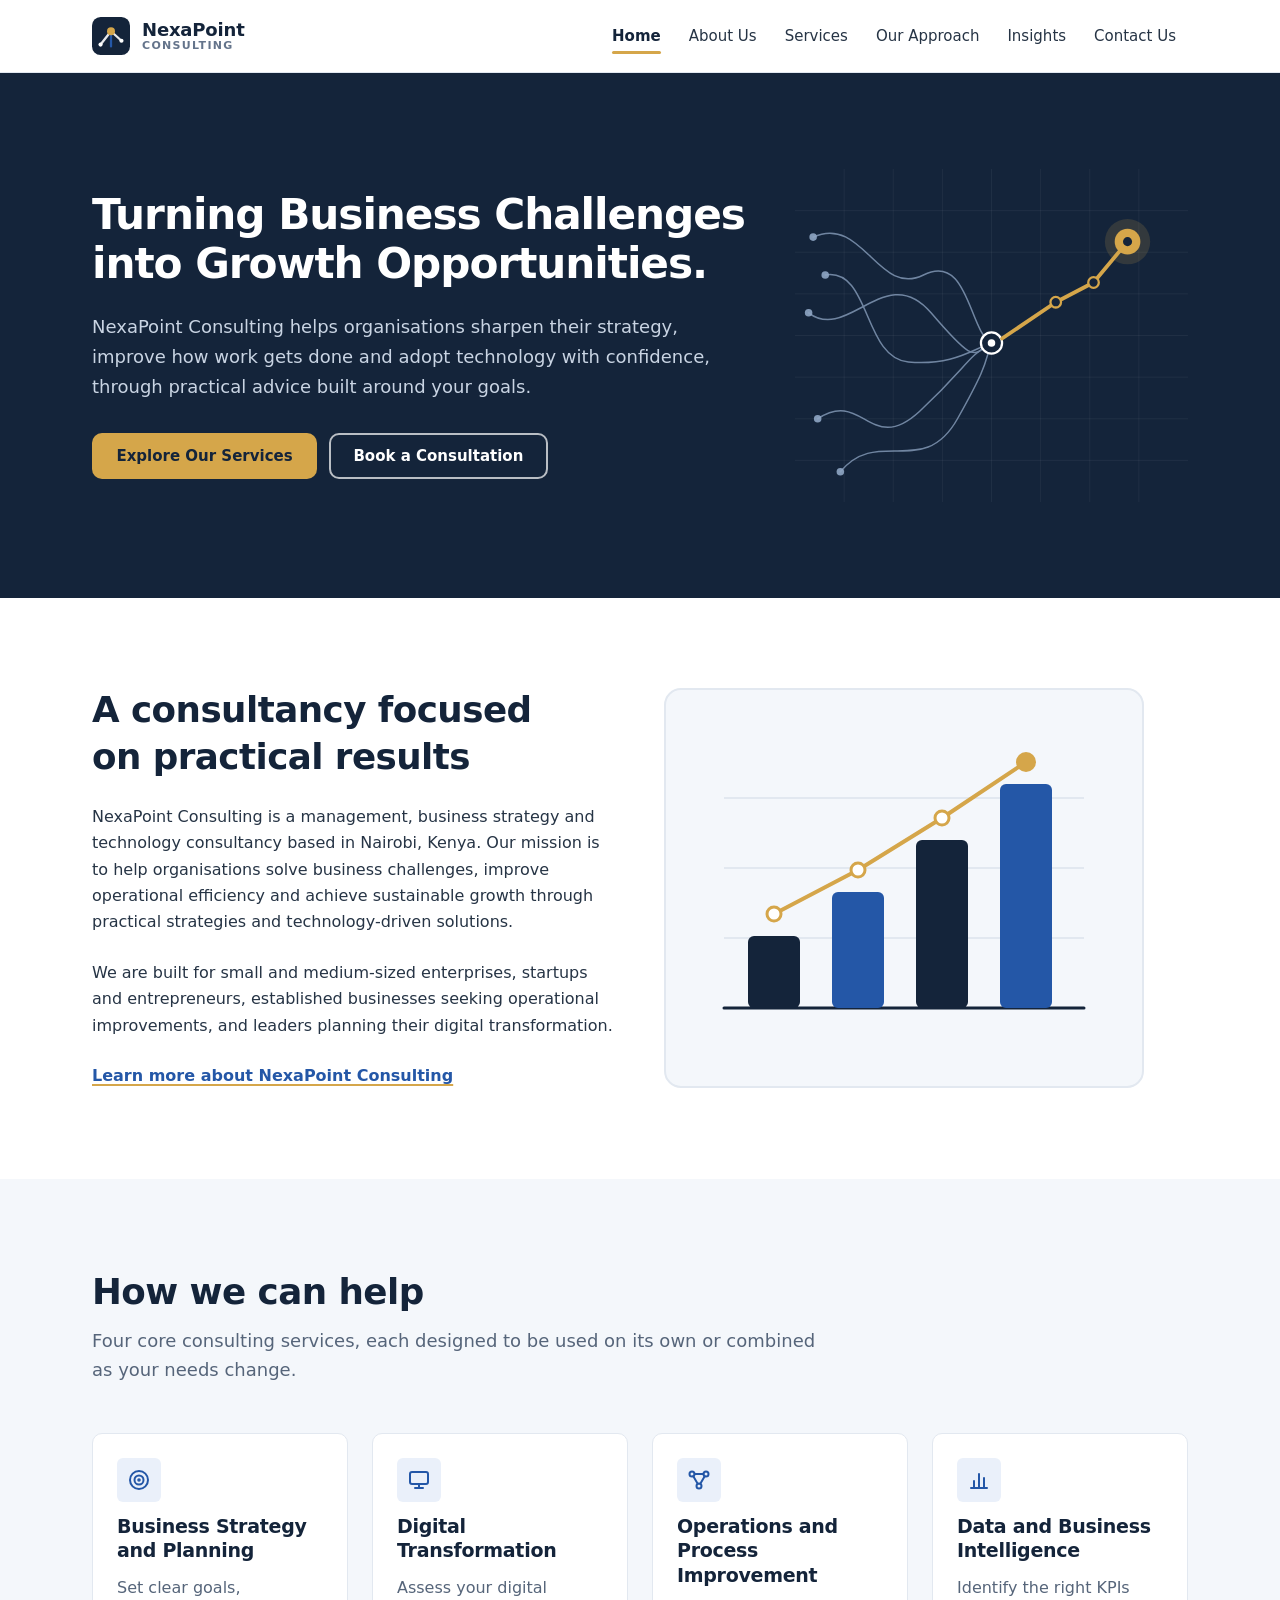
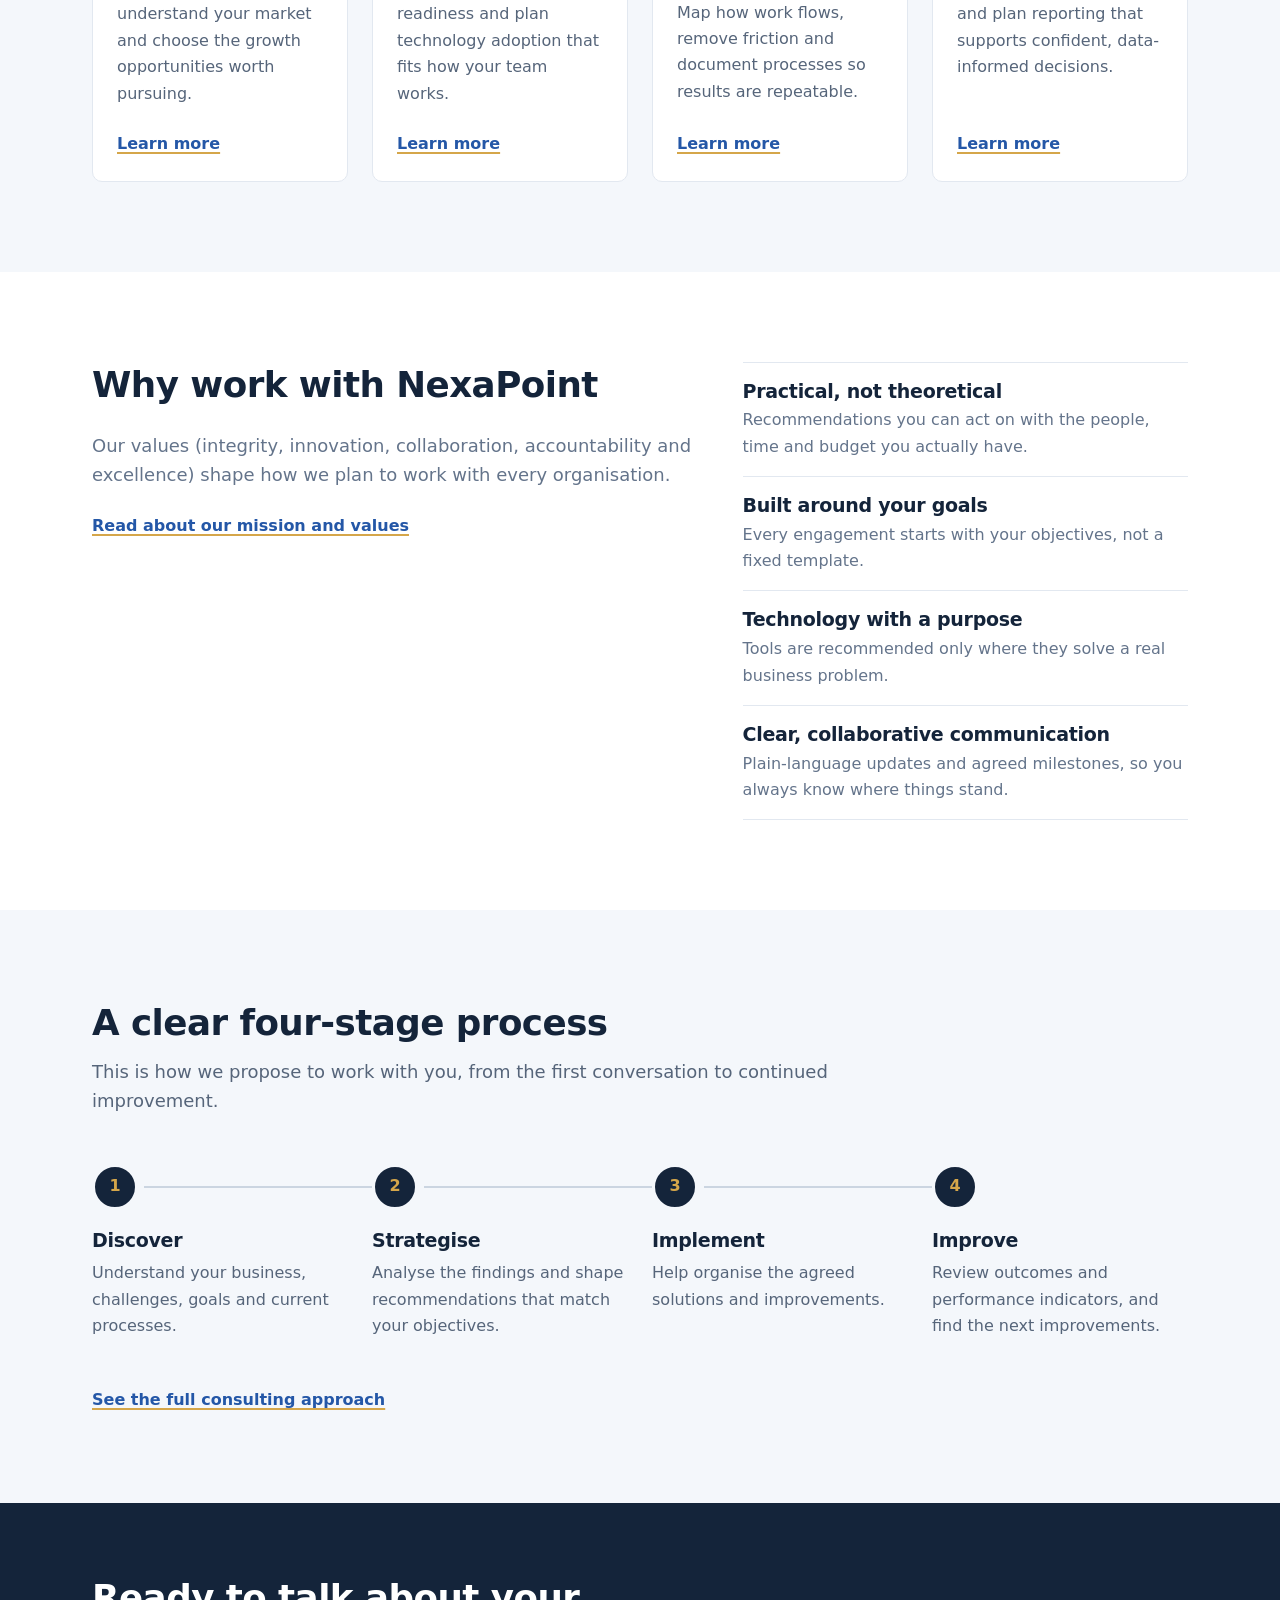
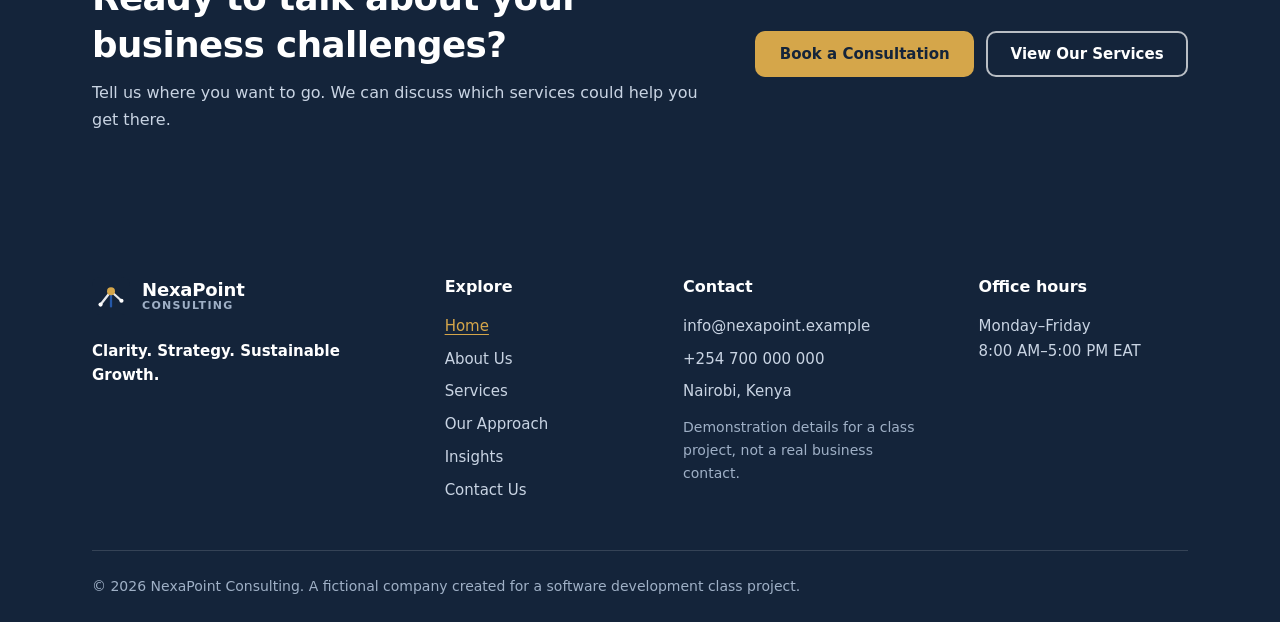
<file: index.html>
<!DOCTYPE html>
<html lang="en-GB">
<head>
  <meta charset="utf-8">
  <meta name="viewport" content="width=device-width, initial-scale=1">
  <title>NexaPoint Consulting | Business Strategy and Technology Consultancy in Nairobi</title>
  <meta name="description" content="NexaPoint Consulting helps organisations in Nairobi, Kenya improve strategy, operations and technology adoption. Clarity. Strategy. Sustainable Growth.">
  <meta name="theme-color" content="#14243A">
  <link rel="icon" type="image/svg+xml" href="assets/icons/favicon.svg">
  <link rel="stylesheet" href="css/styles.css">
  <script src="js/main.js"></script>
</head>
<body>

  <a class="skip-link" href="#main-content">Skip to main content</a>

  <!-- ===== HEADER (shared component: see docs/shared-components.md) ===== -->
  <header class="site-header">
    <div class="container site-header__inner">
      <a class="logo" href="index.html">
        <img class="logo__mark" src="assets/icons/logo-mark.svg" alt="" width="38" height="38">
        <span class="logo__text">NexaPoint <small>Consulting</small></span>
      </a>

      <button class="nav-toggle" type="button" aria-expanded="false" aria-controls="primary-nav">
        <span class="nav-toggle__bars" aria-hidden="true"></span>
        <span>Menu</span>
      </button>

      <nav id="primary-nav" class="primary-nav" aria-label="Primary">
        <ul>
          <li><a href="index.html" aria-current="page">Home</a></li>
          <li><a href="about.html">About Us</a></li>
          <li><a href="services.html">Services</a></li>
          <li><a href="approach.html">Our Approach</a></li>
          <li><a href="insights.html">Insights</a></li>
          <li><a href="contact.html">Contact Us</a></li>
        </ul>
      </nav>
    </div>
  </header>

  <main id="main-content">

    <!-- ===== 1. HERO ===== -->
    <section class="hero" aria-labelledby="hero-heading">
      <div class="container hero__grid">
        <div>
          <h1 id="hero-heading">Turning Business Challenges into Growth Opportunities.</h1>
          <p class="hero__lead">
            NexaPoint Consulting helps organisations sharpen their strategy, improve how work
            gets done and adopt technology with confidence, through practical advice built
            around your goals.
          </p>
          <div class="btn-group">
            <a class="btn btn--primary" href="services.html">Explore Our Services</a>
            <a class="btn btn--outline-light" href="contact.html">Book a Consultation</a>
          </div>
        </div>

        <!-- Decorative illustration (original artwork). Hidden on small screens by CSS. -->
        <div class="hero__media">
          <img src="assets/images/hero-illustration.svg" alt="" width="520" height="440">
        </div>
      </div>
    </section>

    <!-- ===== 2. COMPANY INTRODUCTION ===== -->
    <section class="section" aria-labelledby="intro-heading">
      <div class="container split">
        <div class="stack--lg">
          <h2 id="intro-heading">A consultancy focused on practical results</h2>
          <p>
            NexaPoint Consulting is a management, business strategy and technology consultancy
            based in Nairobi, Kenya. Our mission is to help organisations solve business
            challenges, improve operational efficiency and achieve sustainable growth through
            practical strategies and technology-driven solutions.
          </p>
          <p>
            We are built for small and medium-sized enterprises, startups and entrepreneurs,
            established businesses seeking operational improvements, and leaders planning their
            digital transformation.
          </p>
          <p>
            <a class="link-strong" href="about.html">Learn more about NexaPoint Consulting</a>
          </p>
        </div>

        <div>
          <img src="assets/images/intro-illustration.svg" alt="Illustration of four rising bars joined by a gold line, representing steady, staged improvement." width="480" height="400">
        </div>
      </div>
    </section>

    <!-- ===== 3. SERVICES OVERVIEW ===== -->
    <section class="section section--light" aria-labelledby="services-heading">
      <div class="container">
        <div class="section__header">
          <h2 id="services-heading">How we can help</h2>
          <p class="lead">Four core consulting services, each designed to be used on its own or combined as your needs change.</p>
        </div>

        <div class="grid grid--4">

          <article class="card">
            <div class="card__icon">
              <svg viewBox="0 0 24 24" fill="none" stroke="currentColor" stroke-width="2" stroke-linecap="round" stroke-linejoin="round" aria-hidden="true" focusable="false">
                <circle cx="12" cy="12" r="9"/><circle cx="12" cy="12" r="4.5"/><circle cx="12" cy="12" r="0.8" fill="currentColor"/>
              </svg>
            </div>
            <h3 class="card__title">Business Strategy and Planning</h3>
            <p class="card__text">Set clear goals, understand your market and choose the growth opportunities worth pursuing.</p>
            <div class="card__footer">
              <a class="link-strong" href="services.html#business-strategy">Learn more<span class="visually-hidden"> about Business Strategy and Planning</span></a>
            </div>
          </article>

          <article class="card">
            <div class="card__icon">
              <svg viewBox="0 0 24 24" fill="none" stroke="currentColor" stroke-width="2" stroke-linecap="round" stroke-linejoin="round" aria-hidden="true" focusable="false">
                <rect x="3" y="4" width="18" height="12" rx="2"/><path d="M8 20h8M12 16v4"/>
              </svg>
            </div>
            <h3 class="card__title">Digital Transformation</h3>
            <p class="card__text">Assess your digital readiness and plan technology adoption that fits how your team works.</p>
            <div class="card__footer">
              <a class="link-strong" href="services.html#digital-transformation">Learn more<span class="visually-hidden"> about Digital Transformation</span></a>
            </div>
          </article>

          <article class="card">
            <div class="card__icon">
              <svg viewBox="0 0 24 24" fill="none" stroke="currentColor" stroke-width="2" stroke-linecap="round" stroke-linejoin="round" aria-hidden="true" focusable="false">
                <circle cx="5" cy="6" r="2.5"/><circle cx="19" cy="6" r="2.5"/><circle cx="12" cy="18" r="2.5"/><path d="M7.5 6h9M6.3 8.2l4.4 7.6M17.7 8.2l-4.4 7.6"/>
              </svg>
            </div>
            <h3 class="card__title">Operations and Process Improvement</h3>
            <p class="card__text">Map how work flows, remove friction and document processes so results are repeatable.</p>
            <div class="card__footer">
              <a class="link-strong" href="services.html#operations-improvement">Learn more<span class="visually-hidden"> about Operations and Process Improvement</span></a>
            </div>
          </article>

          <article class="card">
            <div class="card__icon">
              <svg viewBox="0 0 24 24" fill="none" stroke="currentColor" stroke-width="2" stroke-linecap="round" stroke-linejoin="round" aria-hidden="true" focusable="false">
                <path d="M4 20h16M7 20v-7M12 20V6M17 20v-10"/>
              </svg>
            </div>
            <h3 class="card__title">Data and Business Intelligence</h3>
            <p class="card__text">Identify the right KPIs and plan reporting that supports confident, data-informed decisions.</p>
            <div class="card__footer">
              <a class="link-strong" href="services.html#data-business-intelligence">Learn more<span class="visually-hidden"> about Data and Business Intelligence</span></a>
            </div>
          </article>

        </div>
      </div>
    </section>

    <!-- ===== 4. WHY NEXAPOINT ===== -->
    <section class="section" aria-labelledby="why-heading">
      <div class="container split split--wide-text split--top">
        <div class="stack--lg">
          <h2 id="why-heading">Why work with NexaPoint</h2>
          <p class="lead">
            Our values (integrity, innovation, collaboration, accountability and excellence)
            shape how we plan to work with every organisation.
          </p>
          <p>
            <a class="link-strong" href="about.html">Read about our mission and values</a>
          </p>
        </div>

        <ul class="reason-list">
          <li>
            <h3>Practical, not theoretical</h3>
            <p>Recommendations you can act on with the people, time and budget you actually have.</p>
          </li>
          <li>
            <h3>Built around your goals</h3>
            <p>Every engagement starts with your objectives, not a fixed template.</p>
          </li>
          <li>
            <h3>Technology with a purpose</h3>
            <p>Tools are recommended only where they solve a real business problem.</p>
          </li>
          <li>
            <h3>Clear, collaborative communication</h3>
            <p>Plain-language updates and agreed milestones, so you always know where things stand.</p>
          </li>
        </ul>
      </div>
    </section>

    <!-- ===== 5. CONSULTING PROCESS ===== -->
    <section class="section section--light" aria-labelledby="process-heading">
      <div class="container">
        <div class="section__header">
          <h2 id="process-heading">A clear four-stage process</h2>
          <p class="lead">This is how we propose to work with you, from the first conversation to continued improvement.</p>
        </div>

        <ol class="process">
          <li class="process__step">
            <h3 class="process__title">Discover</h3>
            <p class="process__text">Understand your business, challenges, goals and current processes.</p>
          </li>
          <li class="process__step">
            <h3 class="process__title">Strategise</h3>
            <p class="process__text">Analyse the findings and shape recommendations that match your objectives.</p>
          </li>
          <li class="process__step">
            <h3 class="process__title">Implement</h3>
            <p class="process__text">Help organise the agreed solutions and improvements.</p>
          </li>
          <li class="process__step">
            <h3 class="process__title">Improve</h3>
            <p class="process__text">Review outcomes and performance indicators, and find the next improvements.</p>
          </li>
        </ol>

        <p class="process-link">
          <a class="link-strong" href="approach.html">See the full consulting approach</a>
        </p>
      </div>
    </section>

    <!-- ===== 6. FINAL CALL TO ACTION ===== -->
    <section class="cta-band" aria-labelledby="cta-heading">
      <div class="container cta-band__inner">
        <div class="cta-band__text">
          <h2 id="cta-heading">Ready to talk about your business challenges?</h2>
          <p>Tell us where you want to go. We can discuss which services could help you get there.</p>
        </div>
        <div class="btn-group">
          <a class="btn btn--primary" href="contact.html">Book a Consultation</a>
          <a class="btn btn--outline-light" href="services.html">View Our Services</a>
        </div>
      </div>
    </section>

  </main>

  <!-- ===== FOOTER (shared component: see docs/shared-components.md) ===== -->
  <footer class="site-footer">
    <div class="container site-footer__grid">

      <div>
        <a class="logo" href="index.html">
          <img class="logo__mark" src="assets/icons/logo-mark.svg" alt="" width="38" height="38">
          <span class="logo__text">NexaPoint <small>Consulting</small></span>
        </a>
        <p class="site-footer__tagline">Clarity. Strategy. Sustainable Growth.</p>
      </div>

      <nav aria-label="Footer">
        <h2>Explore</h2>
        <ul>
          <li><a href="index.html" aria-current="page">Home</a></li>
          <li><a href="about.html">About Us</a></li>
          <li><a href="services.html">Services</a></li>
          <li><a href="approach.html">Our Approach</a></li>
          <li><a href="insights.html">Insights</a></li>
          <li><a href="contact.html">Contact Us</a></li>
        </ul>
      </nav>

      <div>
        <h2>Contact</h2>
        <address>
          <ul>
            <li><a href="mailto:info@nexapoint.example">info@nexapoint.example</a></li>
            <li><a href="tel:+254700000000">+254 700 000 000</a></li>
            <li>Nairobi, Kenya</li>
          </ul>
        </address>
        <p class="site-footer__demo-note">Demonstration details for a class project, not a real business contact.</p>
      </div>

      <div>
        <h2>Office hours</h2>
        <p>Monday–Friday<br>8:00 AM–5:00 PM EAT</p>
      </div>

    </div>

    <div class="container site-footer__bottom">
      <p>&copy; <span data-current-year>2026</span> NexaPoint Consulting. A fictional company created for a software development class project.</p>
    </div>
  </footer>

</body>
</html>
</file>
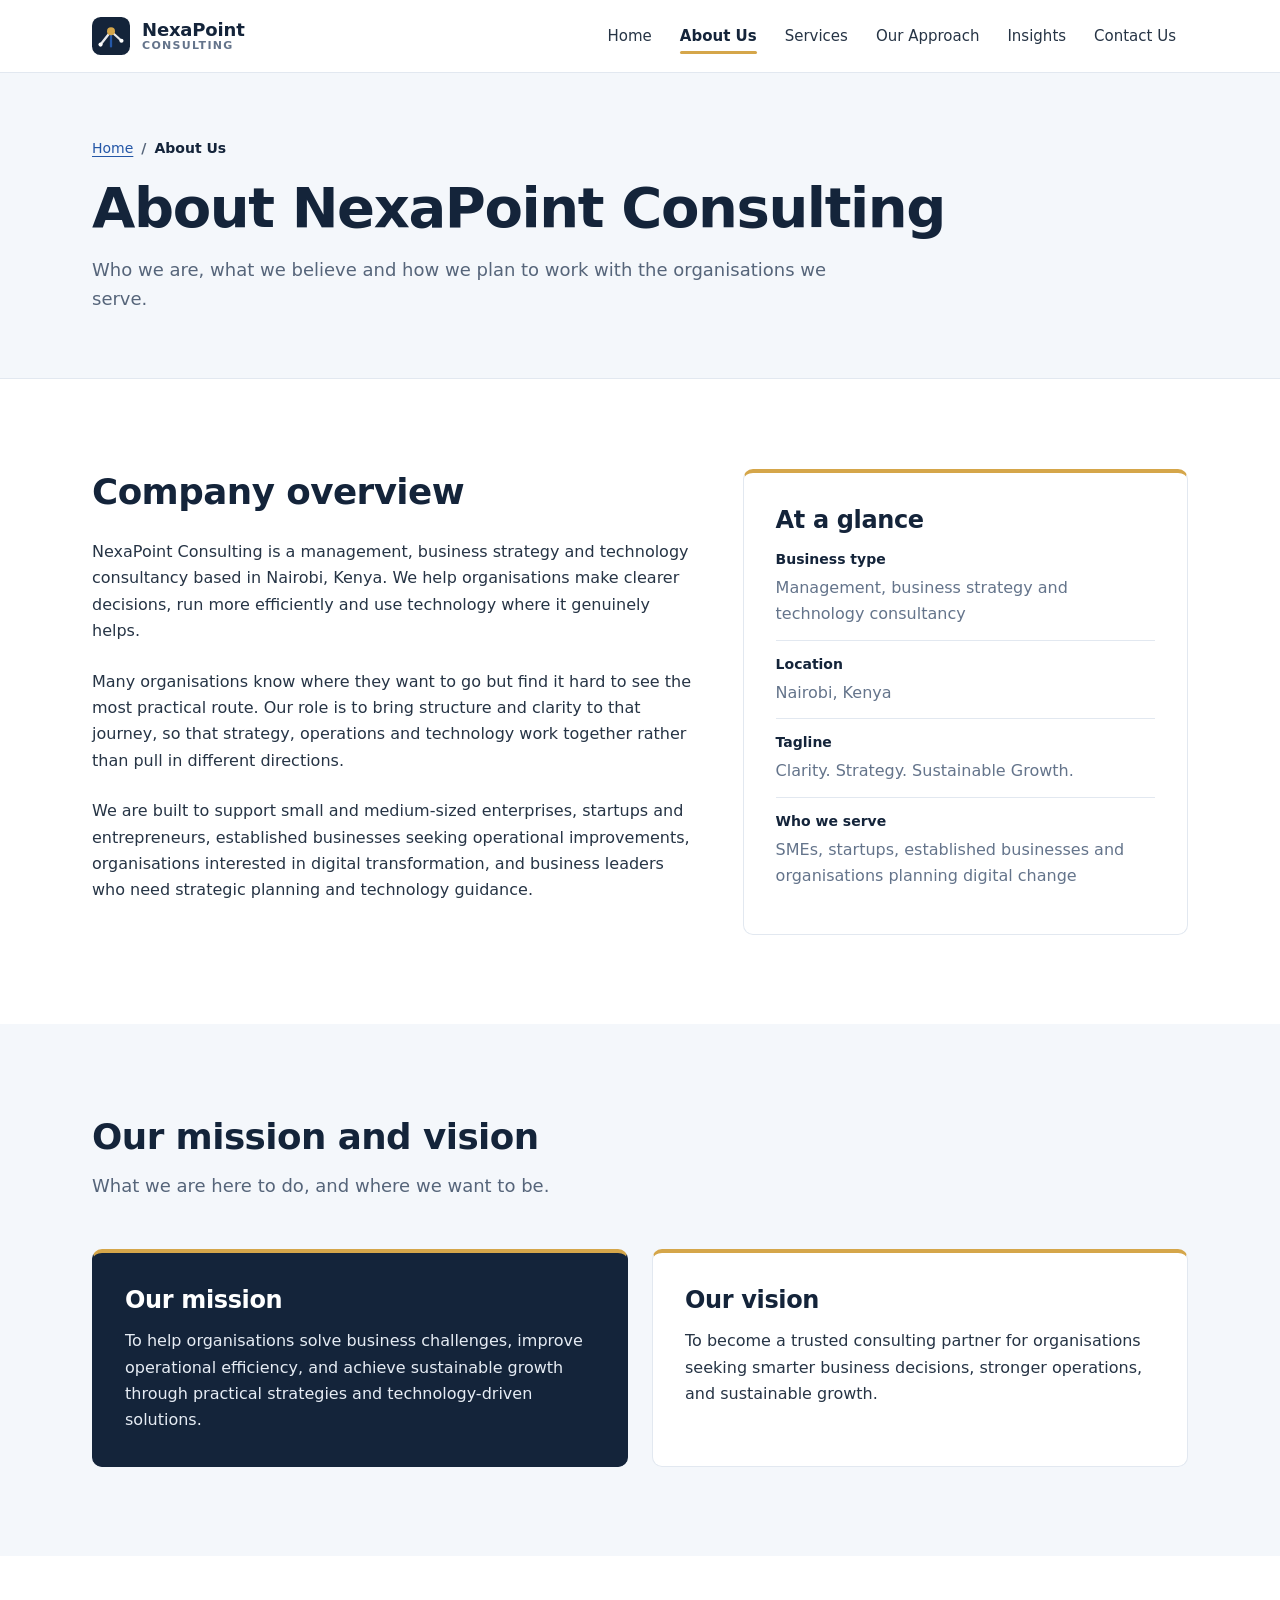
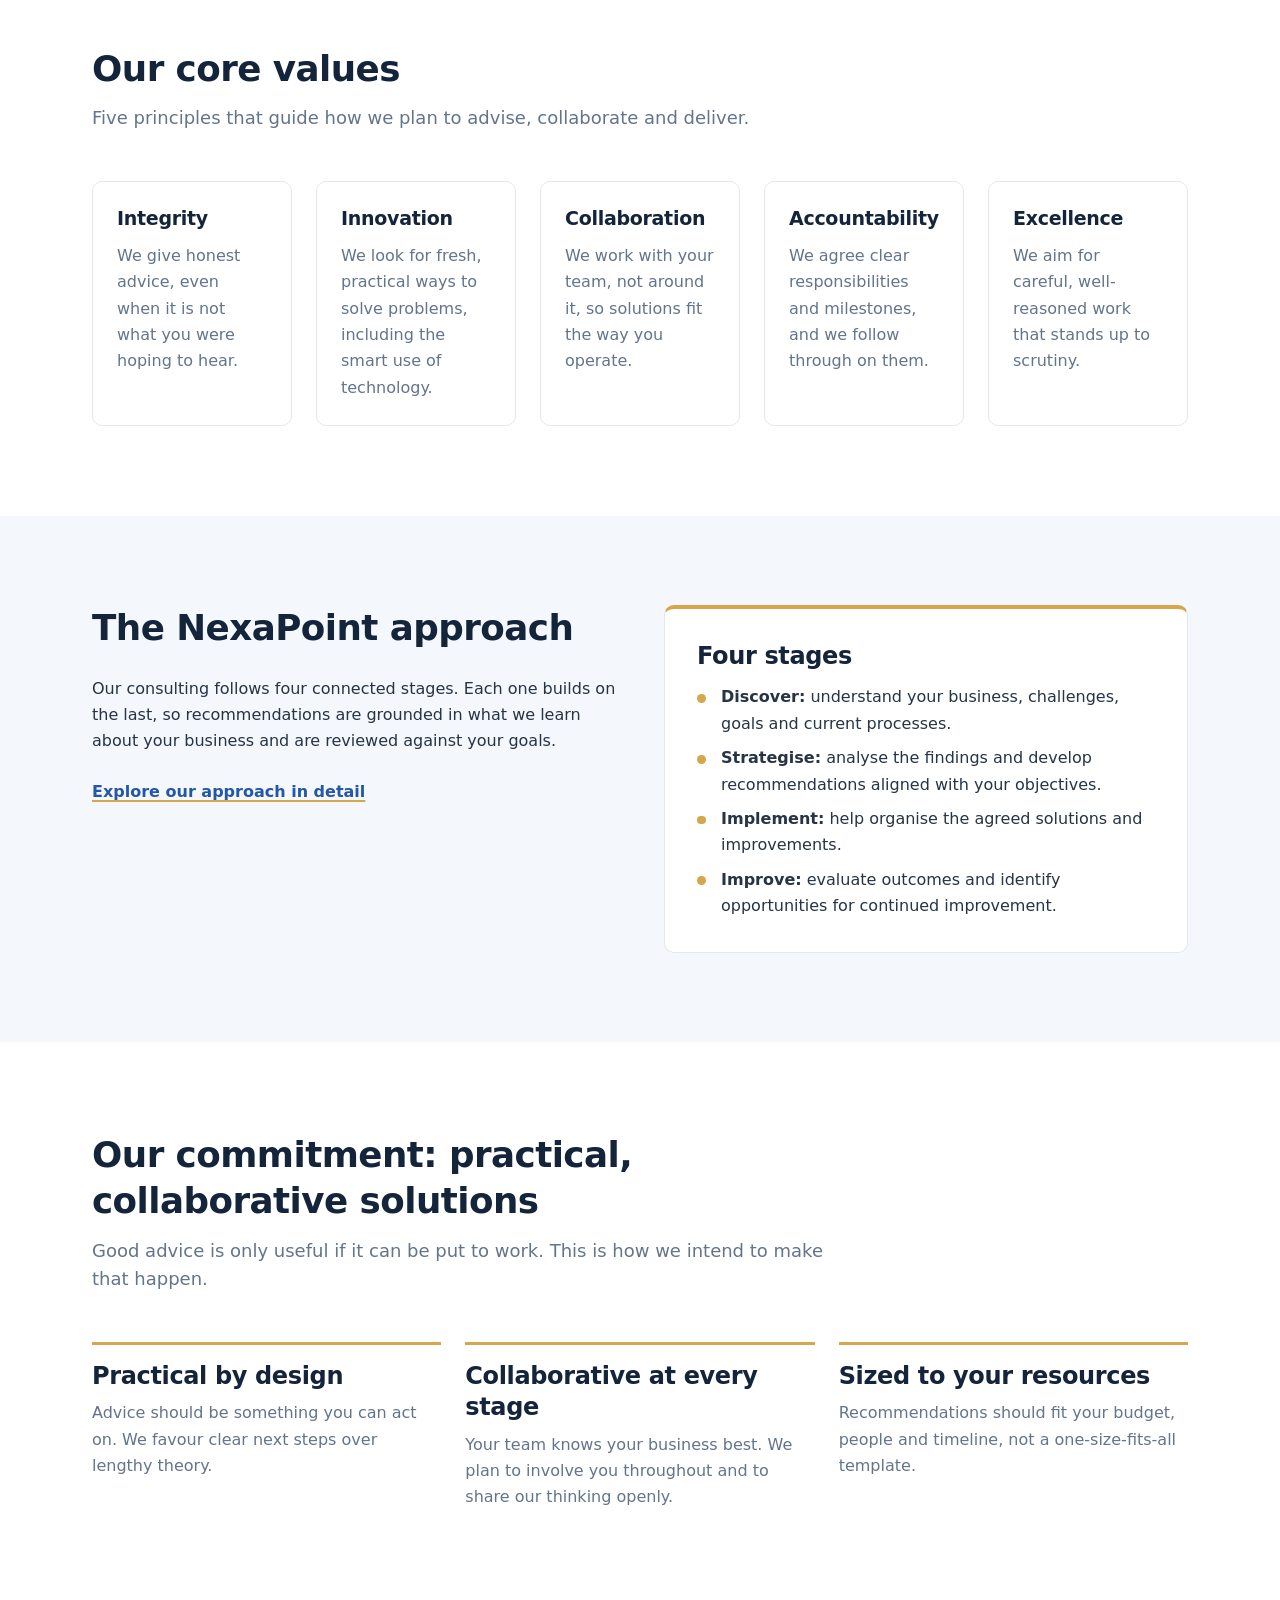
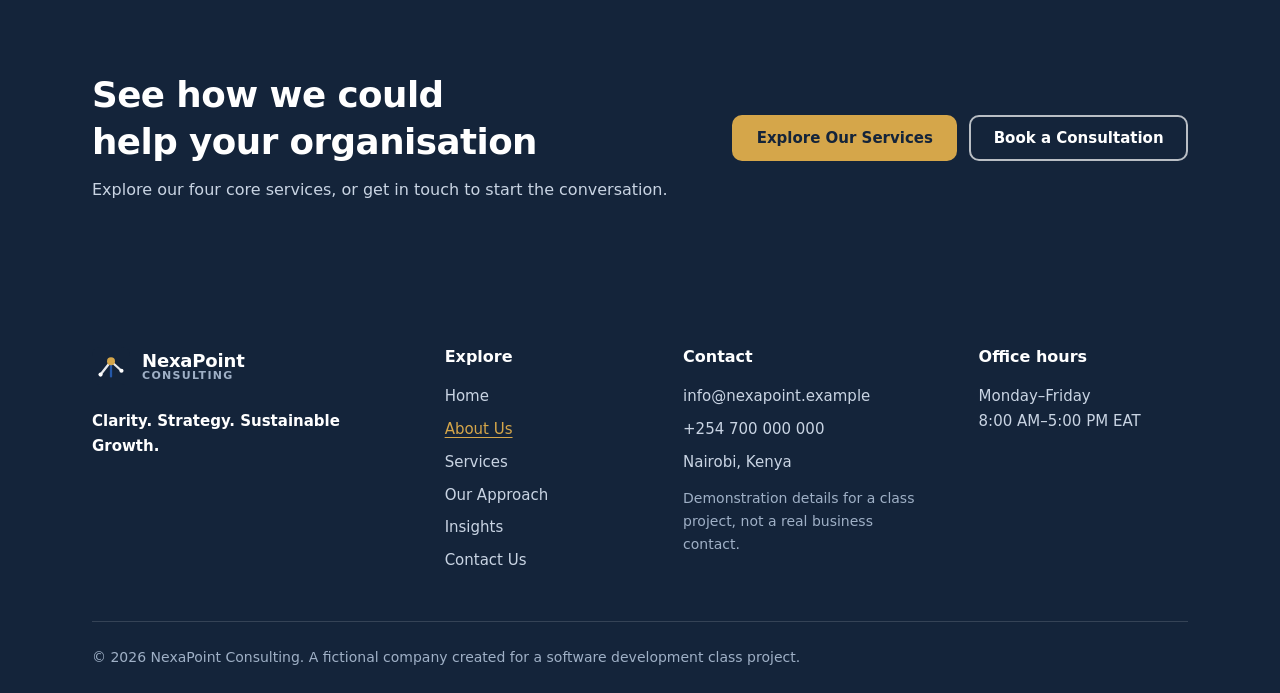
<file: about.html>
<!DOCTYPE html>
<html lang="en-GB">
<head>
  <meta charset="utf-8">
  <meta name="viewport" content="width=device-width, initial-scale=1">
  <title>About Us | NexaPoint Consulting</title>
  <meta name="description" content="Learn about NexaPoint Consulting: our mission, vision, core values and practical, collaborative approach to business strategy and technology consulting in Nairobi.">
  <meta name="theme-color" content="#14243A">
  <link rel="icon" type="image/svg+xml" href="assets/icons/favicon.svg">
  <link rel="stylesheet" href="css/styles.css">
  <script src="js/main.js"></script>
</head>
<body>

  <a class="skip-link" href="#main-content">Skip to main content</a>

  <!-- ===== HEADER (shared component: see docs/shared-components.md) ===== -->
  <header class="site-header">
    <div class="container site-header__inner">
      <a class="logo" href="index.html">
        <img class="logo__mark" src="assets/icons/logo-mark.svg" alt="" width="38" height="38">
        <span class="logo__text">NexaPoint <small>Consulting</small></span>
      </a>

      <button class="nav-toggle" type="button" aria-expanded="false" aria-controls="primary-nav">
        <span class="nav-toggle__bars" aria-hidden="true"></span>
        <span>Menu</span>
      </button>

      <nav id="primary-nav" class="primary-nav" aria-label="Primary">
        <ul>
          <li><a href="index.html">Home</a></li>
          <li><a href="about.html" aria-current="page">About Us</a></li>
          <li><a href="services.html">Services</a></li>
          <li><a href="approach.html">Our Approach</a></li>
          <li><a href="insights.html">Insights</a></li>
          <li><a href="contact.html">Contact Us</a></li>
        </ul>
      </nav>
    </div>
  </header>

  <main id="main-content">

    <!-- ===== 1. PAGE INTRODUCTION AND BREADCRUMB ===== -->
    <section class="page-hero" aria-labelledby="page-heading">
      <div class="container">
        <nav class="breadcrumb" aria-label="Breadcrumb">
          <ol>
            <li><a href="index.html">Home</a></li>
            <li aria-current="page">About Us</li>
          </ol>
        </nav>
        <h1 id="page-heading">About NexaPoint Consulting</h1>
        <p class="lead">Who we are, what we believe and how we plan to work with the organisations we serve.</p>
      </div>
    </section>

    <!-- ===== 2. COMPANY OVERVIEW ===== -->
    <section class="section" aria-labelledby="overview-heading">
      <div class="container split split--wide-text split--top">
        <div class="stack--lg">
          <h2 id="overview-heading">Company overview</h2>
          <p>
            NexaPoint Consulting is a management, business strategy and technology consultancy
            based in Nairobi, Kenya. We help organisations make clearer decisions, run more
            efficiently and use technology where it genuinely helps.
          </p>
          <p>
            Many organisations know where they want to go but find it hard to see the most
            practical route. Our role is to bring structure and clarity to that journey, so that
            strategy, operations and technology work together rather than pull in different
            directions.
          </p>
          <p>
            We are built to support small and medium-sized enterprises, startups and
            entrepreneurs, established businesses seeking operational improvements, organisations
            interested in digital transformation, and business leaders who need strategic
            planning and technology guidance.
          </p>
        </div>

        <aside class="panel" aria-labelledby="facts-heading">
          <h3 id="facts-heading">At a glance</h3>
          <dl class="fact-list">
            <div>
              <dt>Business type</dt>
              <dd>Management, business strategy and technology consultancy</dd>
            </div>
            <div>
              <dt>Location</dt>
              <dd>Nairobi, Kenya</dd>
            </div>
            <div>
              <dt>Tagline</dt>
              <dd>Clarity. Strategy. Sustainable Growth.</dd>
            </div>
            <div>
              <dt>Who we serve</dt>
              <dd>SMEs, startups, established businesses and organisations planning digital change</dd>
            </div>
          </dl>
        </aside>
      </div>
    </section>

    <!-- ===== 3. MISSION AND VISION ===== -->
    <section class="section section--light" aria-labelledby="mission-vision-heading">
      <div class="container">
        <div class="section__header">
          <h2 id="mission-vision-heading">Our mission and vision</h2>
          <p class="lead">What we are here to do, and where we want to be.</p>
        </div>

        <div class="grid grid--2">
          <article class="panel panel--dark">
            <h3>Our mission</h3>
            <p>
              To help organisations solve business challenges, improve operational efficiency,
              and achieve sustainable growth through practical strategies and technology-driven
              solutions.
            </p>
          </article>

          <article class="panel">
            <h3>Our vision</h3>
            <p>
              To become a trusted consulting partner for organisations seeking smarter business
              decisions, stronger operations, and sustainable growth.
            </p>
          </article>
        </div>
      </div>
    </section>

    <!-- ===== 4. CORE VALUES ===== -->
    <section class="section" id="values" aria-labelledby="values-heading">
      <div class="container">
        <div class="section__header">
          <h2 id="values-heading">Our core values</h2>
          <p class="lead">Five principles that guide how we plan to advise, collaborate and deliver.</p>
        </div>

        <div class="grid grid--5">
          <article class="card">
            <h3 class="card__title">Integrity</h3>
            <p class="card__text">We give honest advice, even when it is not what you were hoping to hear.</p>
          </article>

          <article class="card">
            <h3 class="card__title">Innovation</h3>
            <p class="card__text">We look for fresh, practical ways to solve problems, including the smart use of technology.</p>
          </article>

          <article class="card">
            <h3 class="card__title">Collaboration</h3>
            <p class="card__text">We work with your team, not around it, so solutions fit the way you operate.</p>
          </article>

          <article class="card">
            <h3 class="card__title">Accountability</h3>
            <p class="card__text">We agree clear responsibilities and milestones, and we follow through on them.</p>
          </article>

          <article class="card">
            <h3 class="card__title">Excellence</h3>
            <p class="card__text">We aim for careful, well-reasoned work that stands up to scrutiny.</p>
          </article>
        </div>
      </div>
    </section>

    <!-- ===== 5. THE NEXAPOINT APPROACH ===== -->
    <section class="section section--light" aria-labelledby="approach-heading">
      <div class="container split split--top">
        <div class="stack--lg">
          <h2 id="approach-heading">The NexaPoint approach</h2>
          <p>
            Our consulting follows four connected stages. Each one builds on the last, so
            recommendations are grounded in what we learn about your business and are reviewed
            against your goals.
          </p>
          <p>
            <a class="link-strong" href="approach.html">Explore our approach in detail</a>
          </p>
        </div>

        <aside class="panel" aria-labelledby="stages-heading">
          <h3 id="stages-heading">Four stages</h3>
          <ul class="check-list">
            <li><strong>Discover:</strong> understand your business, challenges, goals and current processes.</li>
            <li><strong>Strategise:</strong> analyse the findings and develop recommendations aligned with your objectives.</li>
            <li><strong>Implement:</strong> help organise the agreed solutions and improvements.</li>
            <li><strong>Improve:</strong> evaluate outcomes and identify opportunities for continued improvement.</li>
          </ul>
        </aside>
      </div>
    </section>

    <!-- ===== 6. COMMITMENT TO PRACTICAL, COLLABORATIVE SOLUTIONS ===== -->
    <section class="section" aria-labelledby="commitment-heading">
      <div class="container">
        <div class="section__header">
          <h2 id="commitment-heading">Our commitment: practical, collaborative solutions</h2>
          <p class="lead">Good advice is only useful if it can be put to work. This is how we intend to make that happen.</p>
        </div>

        <div class="grid grid--3">
          <div class="commitment">
            <h3>Practical by design</h3>
            <p>Advice should be something you can act on. We favour clear next steps over lengthy theory.</p>
          </div>

          <div class="commitment">
            <h3>Collaborative at every stage</h3>
            <p>Your team knows your business best. We plan to involve you throughout and to share our thinking openly.</p>
          </div>

          <div class="commitment">
            <h3>Sized to your resources</h3>
            <p>Recommendations should fit your budget, people and timeline, not a one-size-fits-all template.</p>
          </div>
        </div>
      </div>
    </section>

    <!-- ===== 7. CALL TO ACTION ===== -->
    <section class="cta-band" aria-labelledby="cta-heading">
      <div class="container cta-band__inner">
        <div class="cta-band__text">
          <h2 id="cta-heading">See how we could help your organisation</h2>
          <p>Explore our four core services, or get in touch to start the conversation.</p>
        </div>
        <div class="btn-group">
          <a class="btn btn--primary" href="services.html">Explore Our Services</a>
          <a class="btn btn--outline-light" href="contact.html">Book a Consultation</a>
        </div>
      </div>
    </section>

  </main>

  <!-- ===== FOOTER (shared component: see docs/shared-components.md) ===== -->
  <footer class="site-footer">
    <div class="container site-footer__grid">

      <div>
        <a class="logo" href="index.html">
          <img class="logo__mark" src="assets/icons/logo-mark.svg" alt="" width="38" height="38">
          <span class="logo__text">NexaPoint <small>Consulting</small></span>
        </a>
        <p class="site-footer__tagline">Clarity. Strategy. Sustainable Growth.</p>
      </div>

      <nav aria-label="Footer">
        <h2>Explore</h2>
        <ul>
          <li><a href="index.html">Home</a></li>
          <li><a href="about.html" aria-current="page">About Us</a></li>
          <li><a href="services.html">Services</a></li>
          <li><a href="approach.html">Our Approach</a></li>
          <li><a href="insights.html">Insights</a></li>
          <li><a href="contact.html">Contact Us</a></li>
        </ul>
      </nav>

      <div>
        <h2>Contact</h2>
        <address>
          <ul>
            <li><a href="mailto:info@nexapoint.example">info@nexapoint.example</a></li>
            <li><a href="tel:+254700000000">+254 700 000 000</a></li>
            <li>Nairobi, Kenya</li>
          </ul>
        </address>
        <p class="site-footer__demo-note">Demonstration details for a class project, not a real business contact.</p>
      </div>

      <div>
        <h2>Office hours</h2>
        <p>Monday–Friday<br>8:00 AM–5:00 PM EAT</p>
      </div>

    </div>

    <div class="container site-footer__bottom">
      <p>&copy; <span data-current-year>2026</span> NexaPoint Consulting. A fictional company created for a software development class project.</p>
    </div>
  </footer>

</body>
</html>
</file>
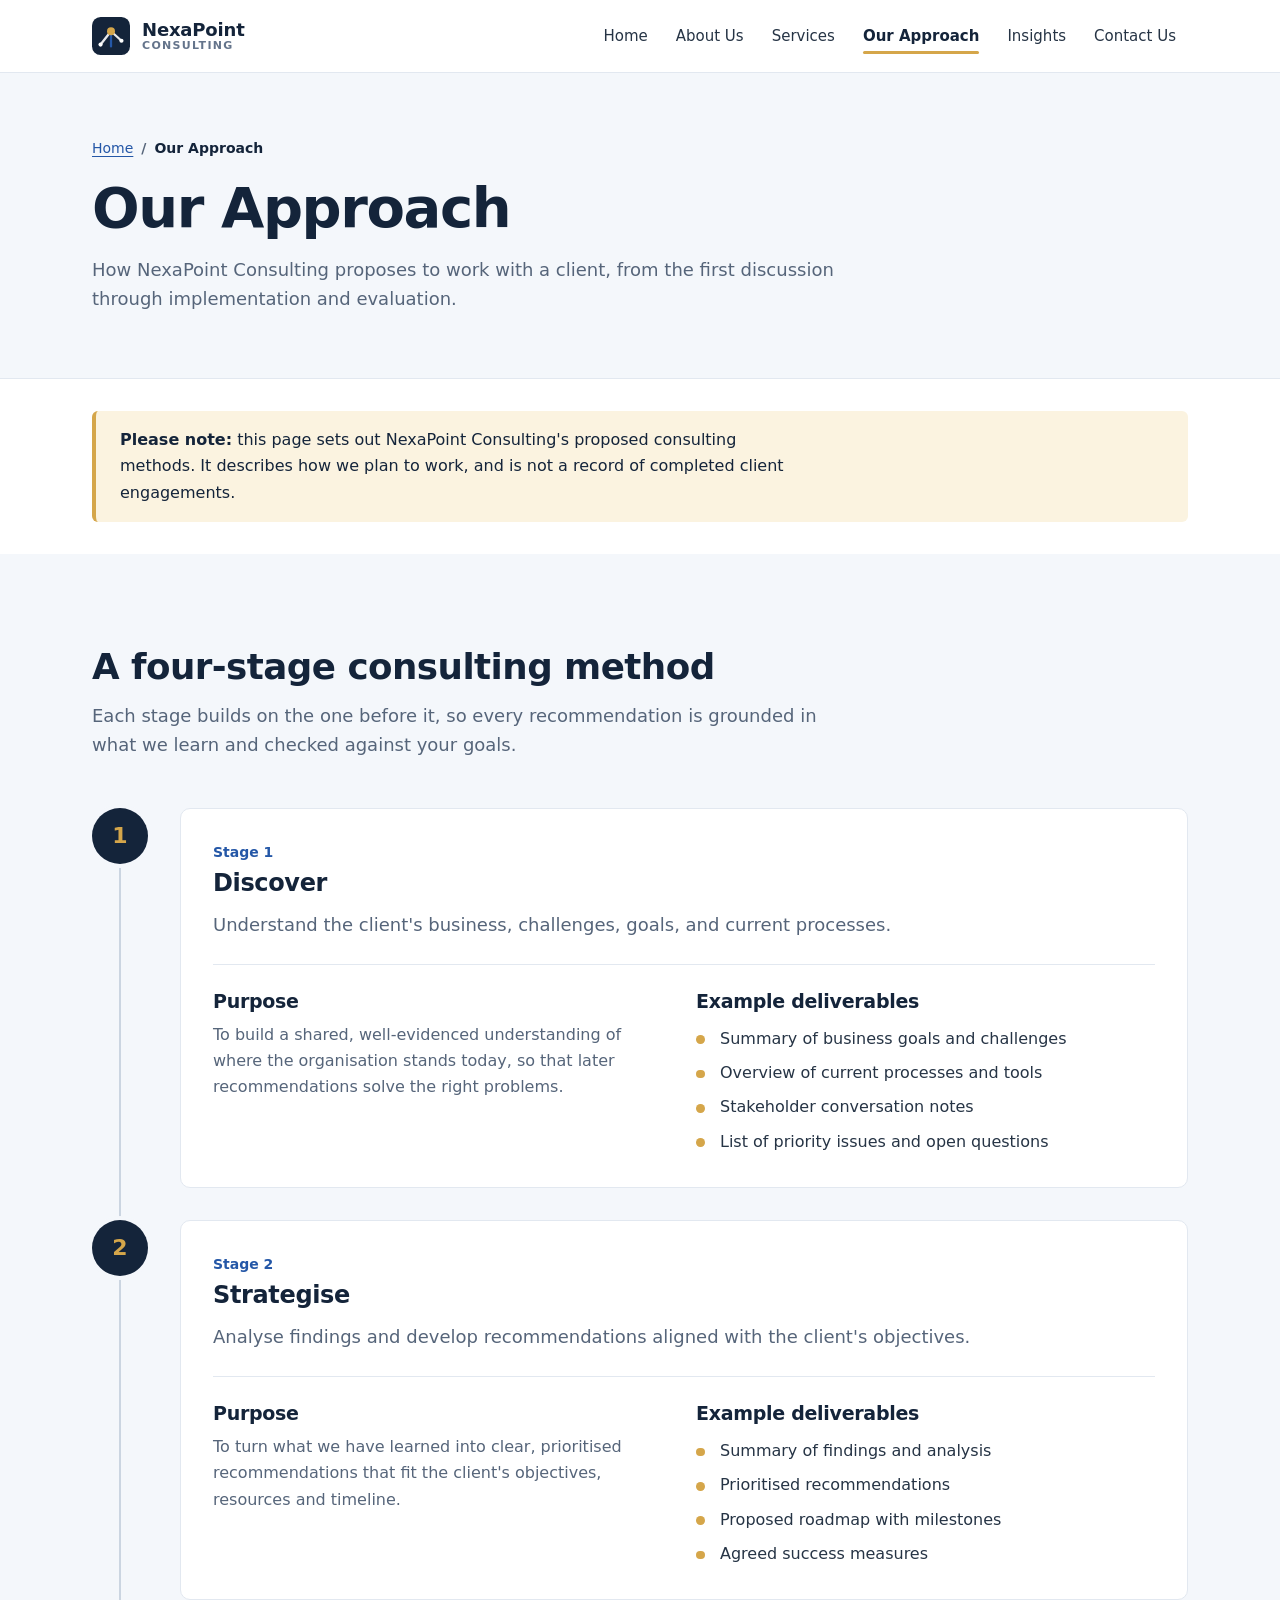
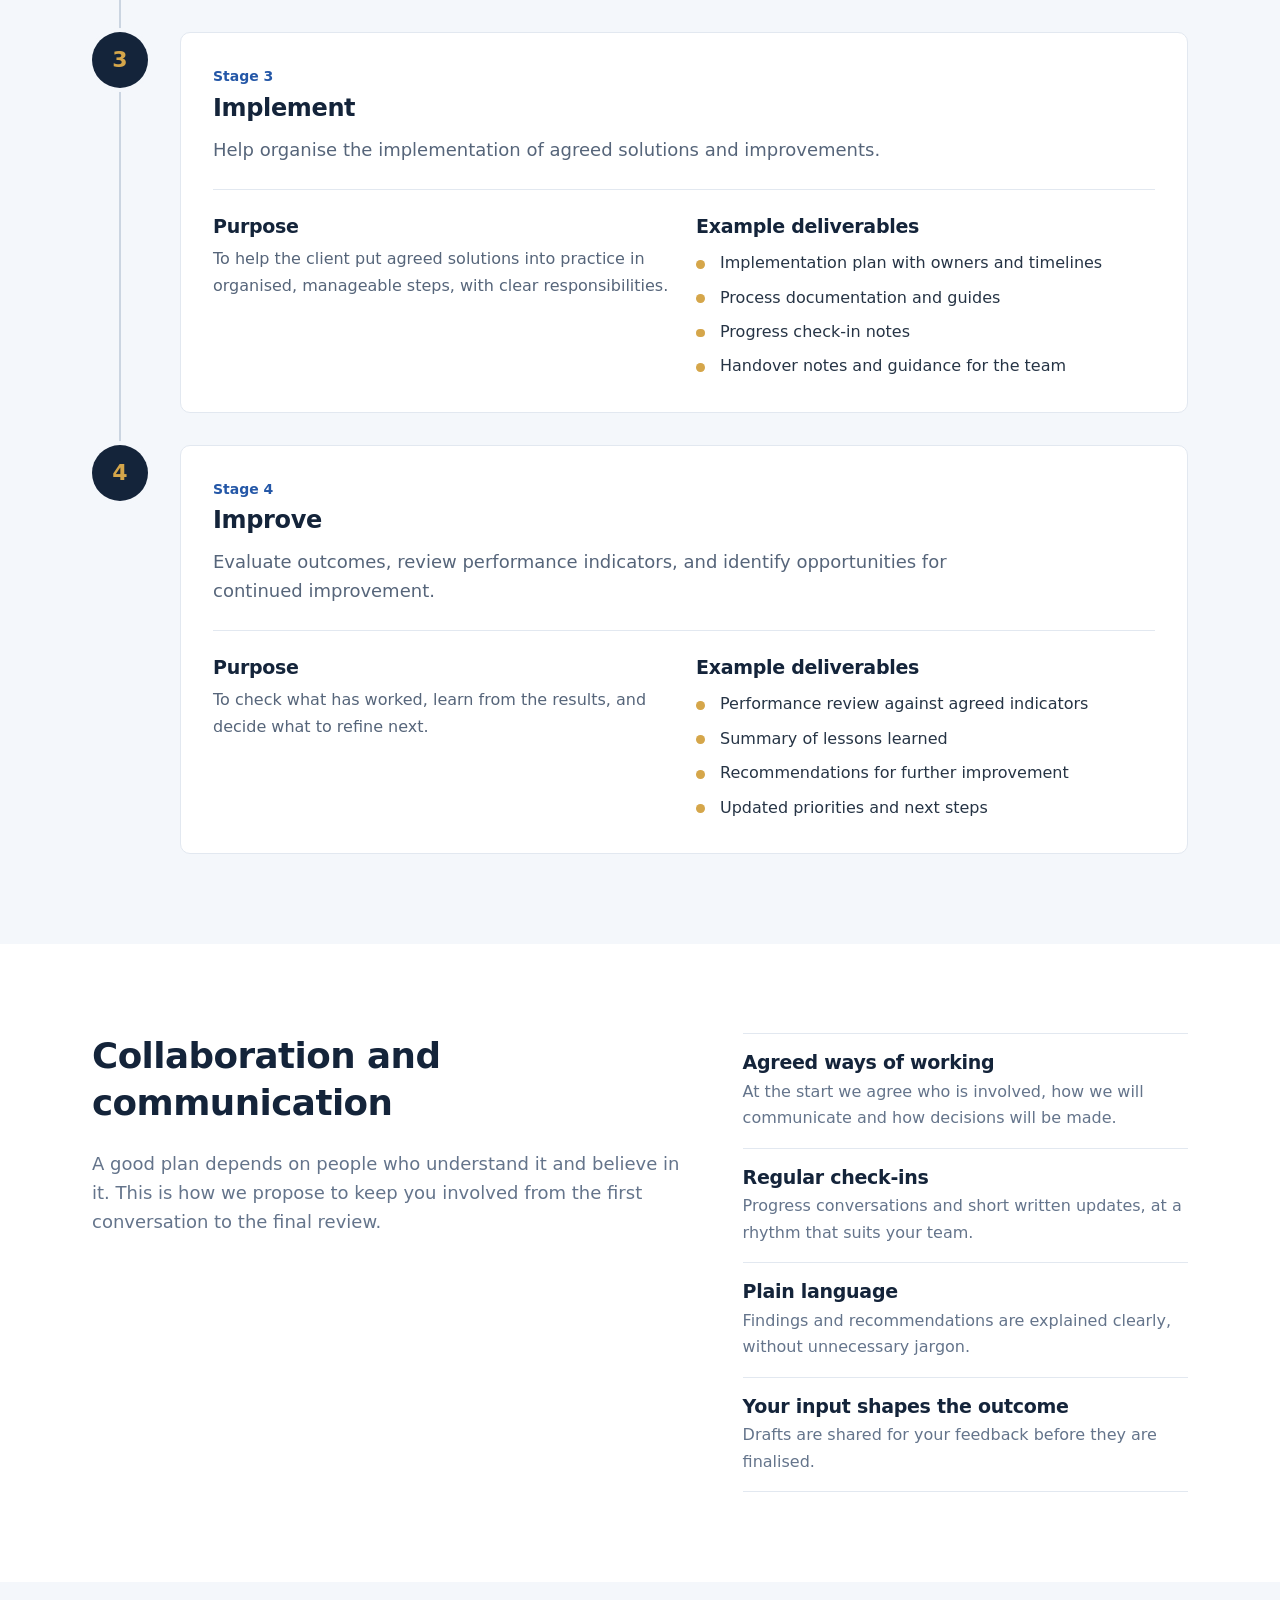
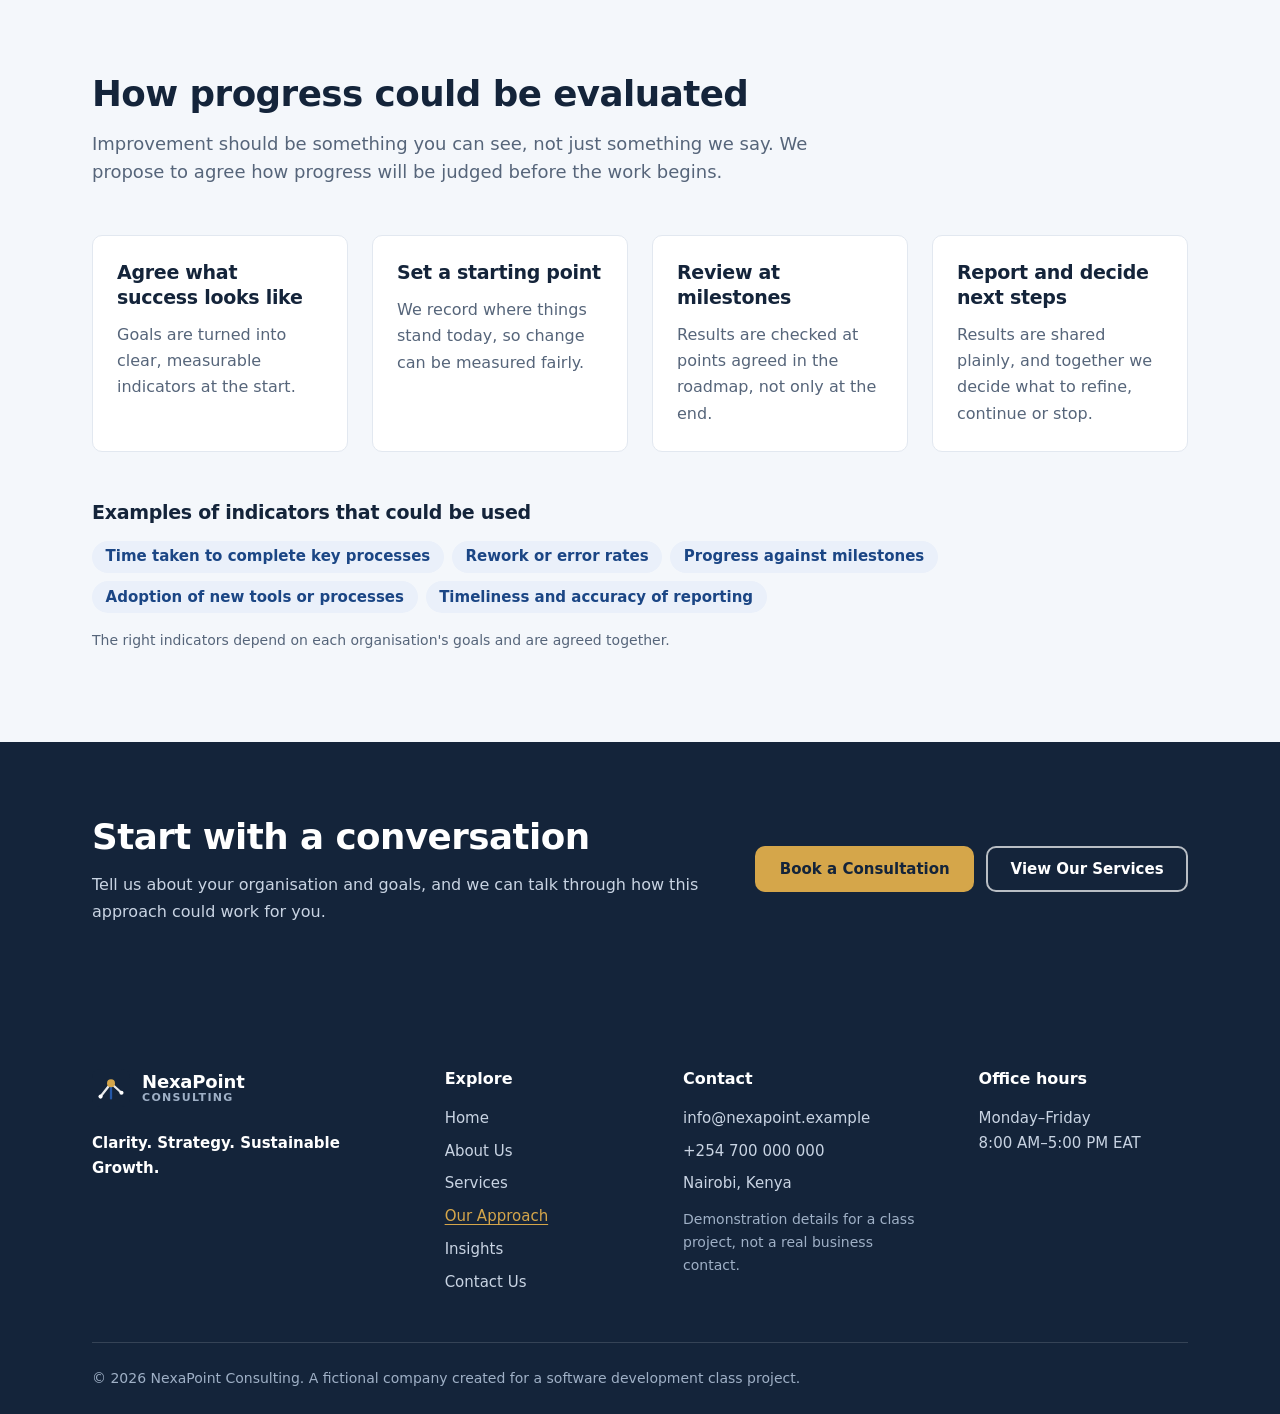
<file: approach.html>
<!DOCTYPE html>
<html lang="en-GB">
<head>
  <meta charset="utf-8">
  <meta name="viewport" content="width=device-width, initial-scale=1">
  <title>Our Approach | NexaPoint Consulting</title>
  <meta name="description" content="See how NexaPoint Consulting proposes to work with clients: a clear four-stage method of Discover, Strategise, Implement and Improve.">
  <meta name="theme-color" content="#14243A">
  <link rel="icon" type="image/svg+xml" href="assets/icons/favicon.svg">
  <link rel="stylesheet" href="css/styles.css">
  <script src="js/main.js"></script>
</head>
<body>

  <a class="skip-link" href="#main-content">Skip to main content</a>

  <!-- ===== HEADER (shared component: see docs/shared-components.md) ===== -->
  <header class="site-header">
    <div class="container site-header__inner">
      <a class="logo" href="index.html">
        <img class="logo__mark" src="assets/icons/logo-mark.svg" alt="" width="38" height="38">
        <span class="logo__text">NexaPoint <small>Consulting</small></span>
      </a>

      <button class="nav-toggle" type="button" aria-expanded="false" aria-controls="primary-nav">
        <span class="nav-toggle__bars" aria-hidden="true"></span>
        <span>Menu</span>
      </button>

      <nav id="primary-nav" class="primary-nav" aria-label="Primary">
        <ul>
          <li><a href="index.html">Home</a></li>
          <li><a href="about.html">About Us</a></li>
          <li><a href="services.html">Services</a></li>
          <li><a href="approach.html" aria-current="page">Our Approach</a></li>
          <li><a href="insights.html">Insights</a></li>
          <li><a href="contact.html">Contact Us</a></li>
        </ul>
      </nav>
    </div>
  </header>

  <main id="main-content">

    <!-- ===== PAGE INTRODUCTION AND BREADCRUMB ===== -->
    <section class="page-hero" aria-labelledby="page-heading">
      <div class="container">
        <nav class="breadcrumb" aria-label="Breadcrumb">
          <ol>
            <li><a href="index.html">Home</a></li>
            <li aria-current="page">Our Approach</li>
          </ol>
        </nav>
        <h1 id="page-heading">Our Approach</h1>
        <p class="lead">
          How NexaPoint Consulting proposes to work with a client, from the first discussion
          through implementation and evaluation.
        </p>
      </div>
    </section>

    <!-- ===== NOTE: PROPOSED METHODS, NOT PAST ENGAGEMENTS ===== -->
    <section class="section section--tight" aria-labelledby="note-heading">
      <div class="container">
        <div class="notice notice--gold">
          <h2 class="visually-hidden" id="note-heading">About this methodology</h2>
          <p>
            <strong>Please note:</strong> this page sets out NexaPoint Consulting's proposed
            consulting methods. It describes how we plan to work, and is not a record of
            completed client engagements.
          </p>
        </div>
      </div>
    </section>

    <!-- ===== THE FOUR-STAGE TIMELINE ===== -->
    <section class="section section--light" aria-labelledby="stages-heading">
      <div class="container">
        <div class="section__header">
          <h2 id="stages-heading">A four-stage consulting method</h2>
          <p class="lead">
            Each stage builds on the one before it, so every recommendation is grounded in what
            we learn and checked against your goals.
          </p>
        </div>

        <ol class="timeline">

          <li class="timeline__item">
            <div class="timeline__body">
              <p class="timeline__label">Stage 1</p>
              <h3>Discover</h3>
              <p class="lead">Understand the client's business, challenges, goals, and current processes.</p>

              <div class="timeline__details grid grid--2">
                <div>
                  <h4 class="subheading">Purpose</h4>
                  <p>To build a shared, well-evidenced understanding of where the organisation stands today, so that later recommendations solve the right problems.</p>
                </div>
                <div>
                  <h4 class="subheading">Example deliverables</h4>
                  <ul class="check-list">
                    <li>Summary of business goals and challenges</li>
                    <li>Overview of current processes and tools</li>
                    <li>Stakeholder conversation notes</li>
                    <li>List of priority issues and open questions</li>
                  </ul>
                </div>
              </div>
            </div>
          </li>

          <li class="timeline__item">
            <div class="timeline__body">
              <p class="timeline__label">Stage 2</p>
              <h3>Strategise</h3>
              <p class="lead">Analyse findings and develop recommendations aligned with the client's objectives.</p>

              <div class="timeline__details grid grid--2">
                <div>
                  <h4 class="subheading">Purpose</h4>
                  <p>To turn what we have learned into clear, prioritised recommendations that fit the client's objectives, resources and timeline.</p>
                </div>
                <div>
                  <h4 class="subheading">Example deliverables</h4>
                  <ul class="check-list">
                    <li>Summary of findings and analysis</li>
                    <li>Prioritised recommendations</li>
                    <li>Proposed roadmap with milestones</li>
                    <li>Agreed success measures</li>
                  </ul>
                </div>
              </div>
            </div>
          </li>

          <li class="timeline__item">
            <div class="timeline__body">
              <p class="timeline__label">Stage 3</p>
              <h3>Implement</h3>
              <p class="lead">Help organise the implementation of agreed solutions and improvements.</p>

              <div class="timeline__details grid grid--2">
                <div>
                  <h4 class="subheading">Purpose</h4>
                  <p>To help the client put agreed solutions into practice in organised, manageable steps, with clear responsibilities.</p>
                </div>
                <div>
                  <h4 class="subheading">Example deliverables</h4>
                  <ul class="check-list">
                    <li>Implementation plan with owners and timelines</li>
                    <li>Process documentation and guides</li>
                    <li>Progress check-in notes</li>
                    <li>Handover notes and guidance for the team</li>
                  </ul>
                </div>
              </div>
            </div>
          </li>

          <li class="timeline__item">
            <div class="timeline__body">
              <p class="timeline__label">Stage 4</p>
              <h3>Improve</h3>
              <p class="lead">Evaluate outcomes, review performance indicators, and identify opportunities for continued improvement.</p>

              <div class="timeline__details grid grid--2">
                <div>
                  <h4 class="subheading">Purpose</h4>
                  <p>To check what has worked, learn from the results, and decide what to refine next.</p>
                </div>
                <div>
                  <h4 class="subheading">Example deliverables</h4>
                  <ul class="check-list">
                    <li>Performance review against agreed indicators</li>
                    <li>Summary of lessons learned</li>
                    <li>Recommendations for further improvement</li>
                    <li>Updated priorities and next steps</li>
                  </ul>
                </div>
              </div>
            </div>
          </li>

        </ol>
      </div>
    </section>

    <!-- ===== COLLABORATION AND COMMUNICATION ===== -->
    <section class="section" aria-labelledby="collaboration-heading">
      <div class="container split split--wide-text split--top">
        <div class="stack--lg">
          <h2 id="collaboration-heading">Collaboration and communication</h2>
          <p class="lead">
            A good plan depends on people who understand it and believe in it. This is how we
            propose to keep you involved from the first conversation to the final review.
          </p>
        </div>

        <ul class="reason-list">
          <li>
            <h3>Agreed ways of working</h3>
            <p>At the start we agree who is involved, how we will communicate and how decisions will be made.</p>
          </li>
          <li>
            <h3>Regular check-ins</h3>
            <p>Progress conversations and short written updates, at a rhythm that suits your team.</p>
          </li>
          <li>
            <h3>Plain language</h3>
            <p>Findings and recommendations are explained clearly, without unnecessary jargon.</p>
          </li>
          <li>
            <h3>Your input shapes the outcome</h3>
            <p>Drafts are shared for your feedback before they are finalised.</p>
          </li>
        </ul>
      </div>
    </section>

    <!-- ===== HOW PROGRESS COULD BE EVALUATED ===== -->
    <section class="section section--light" aria-labelledby="evaluation-heading">
      <div class="container">
        <div class="section__header">
          <h2 id="evaluation-heading">How progress could be evaluated</h2>
          <p class="lead">
            Improvement should be something you can see, not just something we say. We propose
            to agree how progress will be judged before the work begins.
          </p>
        </div>

        <div class="grid grid--4">
          <article class="card">
            <h3 class="card__title">Agree what success looks like</h3>
            <p class="card__text">Goals are turned into clear, measurable indicators at the start.</p>
          </article>

          <article class="card">
            <h3 class="card__title">Set a starting point</h3>
            <p class="card__text">We record where things stand today, so change can be measured fairly.</p>
          </article>

          <article class="card">
            <h3 class="card__title">Review at milestones</h3>
            <p class="card__text">Results are checked at points agreed in the roadmap, not only at the end.</p>
          </article>

          <article class="card">
            <h3 class="card__title">Report and decide next steps</h3>
            <p class="card__text">Results are shared plainly, and together we decide what to refine, continue or stop.</p>
          </article>
        </div>

        <div class="stack evaluation-indicators">
          <h3 class="subheading">Examples of indicators that could be used</h3>
          <ul class="tag-list">
            <li><span class="tag">Time taken to complete key processes</span></li>
            <li><span class="tag">Rework or error rates</span></li>
            <li><span class="tag">Progress against milestones</span></li>
            <li><span class="tag">Adoption of new tools or processes</span></li>
            <li><span class="tag">Timeliness and accuracy of reporting</span></li>
          </ul>
          <p class="caption">The right indicators depend on each organisation's goals and are agreed together.</p>
        </div>
      </div>
    </section>

    <!-- ===== CALL TO ACTION ===== -->
    <section class="cta-band" aria-labelledby="cta-heading">
      <div class="container cta-band__inner">
        <div class="cta-band__text">
          <h2 id="cta-heading">Start with a conversation</h2>
          <p>Tell us about your organisation and goals, and we can talk through how this approach could work for you.</p>
        </div>
        <div class="btn-group">
          <a class="btn btn--primary" href="contact.html">Book a Consultation</a>
          <a class="btn btn--outline-light" href="services.html">View Our Services</a>
        </div>
      </div>
    </section>

  </main>

  <!-- ===== FOOTER (shared component: see docs/shared-components.md) ===== -->
  <footer class="site-footer">
    <div class="container site-footer__grid">

      <div>
        <a class="logo" href="index.html">
          <img class="logo__mark" src="assets/icons/logo-mark.svg" alt="" width="38" height="38">
          <span class="logo__text">NexaPoint <small>Consulting</small></span>
        </a>
        <p class="site-footer__tagline">Clarity. Strategy. Sustainable Growth.</p>
      </div>

      <nav aria-label="Footer">
        <h2>Explore</h2>
        <ul>
          <li><a href="index.html">Home</a></li>
          <li><a href="about.html">About Us</a></li>
          <li><a href="services.html">Services</a></li>
          <li><a href="approach.html" aria-current="page">Our Approach</a></li>
          <li><a href="insights.html">Insights</a></li>
          <li><a href="contact.html">Contact Us</a></li>
        </ul>
      </nav>

      <div>
        <h2>Contact</h2>
        <address>
          <ul>
            <li><a href="mailto:info@nexapoint.example">info@nexapoint.example</a></li>
            <li><a href="tel:+254700000000">+254 700 000 000</a></li>
            <li>Nairobi, Kenya</li>
          </ul>
        </address>
        <p class="site-footer__demo-note">Demonstration details for a class project, not a real business contact.</p>
      </div>

      <div>
        <h2>Office hours</h2>
        <p>Monday–Friday<br>8:00 AM–5:00 PM EAT</p>
      </div>

    </div>

    <div class="container site-footer__bottom">
      <p>&copy; <span data-current-year>2026</span> NexaPoint Consulting. A fictional company created for a software development class project.</p>
    </div>
  </footer>

</body>
</html>
</file>
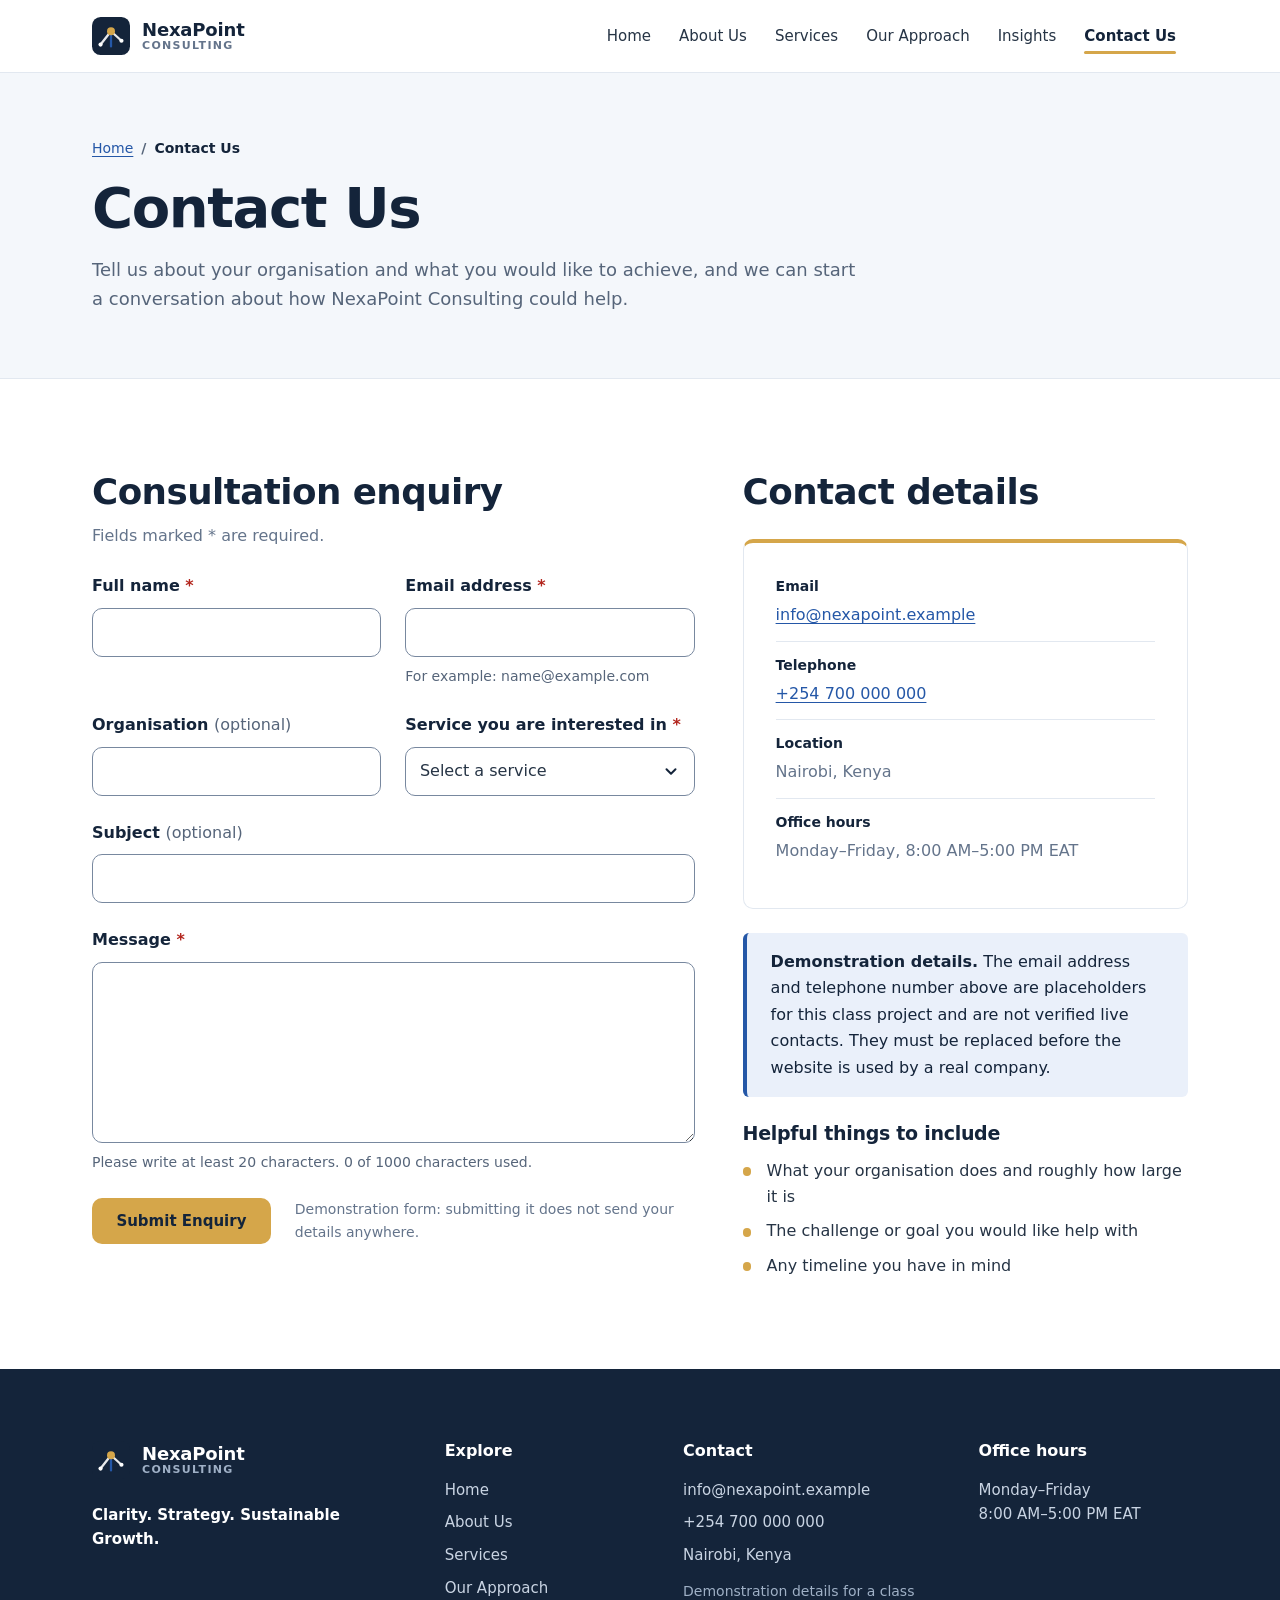
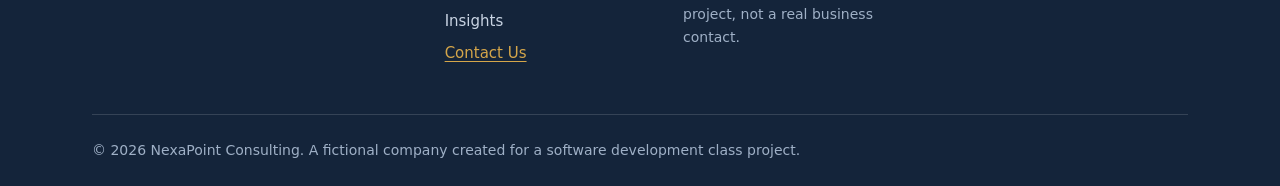
<file: contact.html>
<!DOCTYPE html>
<html lang="en-GB">
<head>
  <meta charset="utf-8">
  <meta name="viewport" content="width=device-width, initial-scale=1">
  <title>Contact Us | NexaPoint Consulting</title>
  <meta name="description" content="Contact NexaPoint Consulting to discuss your business challenges. Use the demonstration enquiry form or the demonstration contact details.">
  <meta name="theme-color" content="#14243A">
  <link rel="icon" type="image/svg+xml" href="assets/icons/favicon.svg">
  <link rel="stylesheet" href="css/styles.css">
  <script src="js/main.js"></script>
  <script src="js/contact.js" defer></script>
</head>
<body>

  <a class="skip-link" href="#main-content">Skip to main content</a>

  <!-- ===== HEADER (shared component: see docs/shared-components.md) ===== -->
  <header class="site-header">
    <div class="container site-header__inner">
      <a class="logo" href="index.html">
        <img class="logo__mark" src="assets/icons/logo-mark.svg" alt="" width="38" height="38">
        <span class="logo__text">NexaPoint <small>Consulting</small></span>
      </a>

      <button class="nav-toggle" type="button" aria-expanded="false" aria-controls="primary-nav">
        <span class="nav-toggle__bars" aria-hidden="true"></span>
        <span>Menu</span>
      </button>

      <nav id="primary-nav" class="primary-nav" aria-label="Primary">
        <ul>
          <li><a href="index.html">Home</a></li>
          <li><a href="about.html">About Us</a></li>
          <li><a href="services.html">Services</a></li>
          <li><a href="approach.html">Our Approach</a></li>
          <li><a href="insights.html">Insights</a></li>
          <li><a href="contact.html" aria-current="page">Contact Us</a></li>
        </ul>
      </nav>
    </div>
  </header>

  <main id="main-content">

    <!-- ===== PAGE INTRODUCTION AND BREADCRUMB ===== -->
    <section class="page-hero" aria-labelledby="page-heading">
      <div class="container">
        <nav class="breadcrumb" aria-label="Breadcrumb">
          <ol>
            <li><a href="index.html">Home</a></li>
            <li aria-current="page">Contact Us</li>
          </ol>
        </nav>
        <h1 id="page-heading">Contact Us</h1>
        <p class="lead">
          Tell us about your organisation and what you would like to achieve, and we can start a
          conversation about how NexaPoint Consulting could help.
        </p>
      </div>
    </section>

    <!-- ===== NOTE: THIS IS A DEMONSTRATION ===== 
    <section class="section section--tight" aria-labelledby="note-heading">
      <div class="container">
        <div class="notice notice--gold">
          <h2 class="visually-hidden" id="note-heading">About this page</h2>
          <p>
            <strong>Demonstration only:</strong> this website is a class project and is not
            connected to a server. The enquiry form does not send your message anywhere, and the
            contact details below are demonstration details, not a real business contact.
          </p>
        </div>
      </div>
    </section>
    -- >

    <!-- ===== ENQUIRY FORM AND CONTACT DETAILS ===== -->
    <section class="section" aria-labelledby="form-heading">
      <div class="container split split--wide-text split--top">

        <!-- ---------- The enquiry form ---------- -->
        <div class="stack--lg">
          <div>
            <h2 id="form-heading">Consultation enquiry</h2>
            <p class="text-muted contact-required-note">
              Fields marked <span class="required" aria-hidden="true">*</span><span class="visually-hidden">with an asterisk</span>
              are required.
            </p>
          </div>

          <!-- Shown only when JavaScript is switched off -->
          <div class="notice no-js-only">
            <p>
              This demonstration form needs JavaScript to run, and it would not send anything in
              any case. Please use the demonstration contact details instead.
            </p>
          </div>

          <!-- After a failed submit: a list of problems (filled in by js/contact.js) -->
          <div class="form-status form-status--error" id="form-errors" tabindex="-1" hidden>
            <h3 id="form-errors-heading">Please fix the following before submitting:</h3>
            <ul id="form-errors-list"></ul>
          </div>

          <!-- After a valid submit: an honest message, because nothing is actually sent -->
          <div class="form-status form-status--success" id="form-success" tabindex="-1" hidden>
            <p><strong>Thank you for completing the demonstration form.</strong> No enquiry has been sent because this website does not yet have a connected backend.</p>
            <p>Nothing you typed was sent, saved or stored, and the form has been cleared.</p>
          </div>

          <!-- No action or method on purpose: this form never submits anywhere -->
          <form class="form" id="enquiry-form" aria-labelledby="form-heading">

            <div class="form__row form__row--2">
              <div class="form-field">
                <label class="form-label" for="name">Full name <span class="required" aria-hidden="true">*</span></label>
                <input class="form-control" type="text" id="name" name="name" required minlength="2" maxlength="80" autocomplete="name" aria-describedby="name-error">
                <p class="form-error" id="name-error"></p>
              </div>

              <div class="form-field">
                <label class="form-label" for="email">Email address <span class="required" aria-hidden="true">*</span></label>
                <input class="form-control" type="email" id="email" name="email" required maxlength="120" autocomplete="email" aria-describedby="email-hint email-error">
                <p class="form-hint" id="email-hint">For example: name@example.com</p>
                <p class="form-error" id="email-error"></p>
              </div>
            </div>

            <div class="form__row form__row--2">
              <div class="form-field">
                <label class="form-label" for="organisation">Organisation <span class="optional">(optional)</span></label>
                <input class="form-control" type="text" id="organisation" name="organisation" maxlength="100" autocomplete="organization">
              </div>

              <div class="form-field">
                <label class="form-label" for="service">Service you are interested in <span class="required" aria-hidden="true">*</span></label>
                <select class="form-control" id="service" name="service" required aria-describedby="service-error">
                  <option value="">Select a service</option>
                  <option value="business-strategy">Business Strategy and Planning</option>
                  <option value="digital-transformation">Digital Transformation</option>
                  <option value="operations-improvement">Operations and Process Improvement</option>
                  <option value="data-business-intelligence">Data and Business Intelligence</option>
                </select>
                <p class="form-error" id="service-error"></p>
              </div>
            </div>

            <div class="form-field">
              <label class="form-label" for="subject">Subject <span class="optional">(optional)</span></label>
              <input class="form-control" type="text" id="subject" name="subject" maxlength="100">
            </div>

            <div class="form-field">
              <label class="form-label" for="message">Message <span class="required" aria-hidden="true">*</span></label>
              <textarea class="form-control" id="message" name="message" rows="6" required minlength="20" maxlength="1000" aria-describedby="message-hint message-error"></textarea>
              <p class="form-hint" id="message-hint">
                Please write at least 20 characters.
                <span class="js-only"><span id="message-count">0</span> of 1000 characters used.</span>
              </p>
              <p class="form-error" id="message-error"></p>
            </div>

            <div class="form-footer">
              <!-- Starts disabled so it can never submit without JavaScript; js/contact.js enables it -->
              <button class="btn btn--primary" type="submit" id="submit-button" disabled>Submit Enquiry</button>
              <p class="caption">Demonstration form: submitting it does not send your details anywhere.</p>
            </div>

          </form>
        </div>

        <!-- ---------- Contact details ---------- -->
        <aside class="stack--lg" aria-labelledby="details-heading">
          <h2 id="details-heading">Contact details</h2>

          <div class="panel">
            <dl class="fact-list">
              <div>
                <dt>Email</dt>
                <dd><a href="mailto:info@nexapoint.example">info@nexapoint.example</a></dd>
              </div>
              <div>
                <dt>Telephone</dt>
                <dd><a href="tel:+254700000000">+254 700 000 000</a></dd>
              </div>
              <div>
                <dt>Location</dt>
                <dd>Nairobi, Kenya</dd>
              </div>
              <div>
                <dt>Office hours</dt>
                <dd>Monday–Friday, 8:00 AM–5:00 PM EAT</dd>
              </div>
            </dl>
          </div>

          <p class="notice">
            <strong>Demonstration details.</strong> The email address and telephone number above
            are placeholders for this class project and are not verified live contacts. They must
            be replaced before the website is used by a real company.
          </p>

          <div>
            <h3 class="subheading">Helpful things to include</h3>
            <ul class="check-list contact-tips">
              <li>What your organisation does and roughly how large it is</li>
              <li>The challenge or goal you would like help with</li>
              <li>Any timeline you have in mind</li>
            </ul>
          </div>
        </aside>

      </div>
    </section>

  </main>

  <!-- ===== FOOTER (shared component: see docs/shared-components.md) ===== -->
  <footer class="site-footer">
    <div class="container site-footer__grid">

      <div>
        <a class="logo" href="index.html">
          <img class="logo__mark" src="assets/icons/logo-mark.svg" alt="" width="38" height="38">
          <span class="logo__text">NexaPoint <small>Consulting</small></span>
        </a>
        <p class="site-footer__tagline">Clarity. Strategy. Sustainable Growth.</p>
      </div>

      <nav aria-label="Footer">
        <h2>Explore</h2>
        <ul>
          <li><a href="index.html">Home</a></li>
          <li><a href="about.html">About Us</a></li>
          <li><a href="services.html">Services</a></li>
          <li><a href="approach.html">Our Approach</a></li>
          <li><a href="insights.html">Insights</a></li>
          <li><a href="contact.html" aria-current="page">Contact Us</a></li>
        </ul>
      </nav>

      <div>
        <h2>Contact</h2>
        <address>
          <ul>
            <li><a href="mailto:info@nexapoint.example">info@nexapoint.example</a></li>
            <li><a href="tel:+254700000000">+254 700 000 000</a></li>
            <li>Nairobi, Kenya</li>
          </ul>
        </address>
        <p class="site-footer__demo-note">Demonstration details for a class project, not a real business contact.</p>
      </div>

      <div>
        <h2>Office hours</h2>
        <p>Monday–Friday<br>8:00 AM–5:00 PM EAT</p>
      </div>

    </div>

    <div class="container site-footer__bottom">
      <p>&copy; <span data-current-year>2026</span> NexaPoint Consulting. A fictional company created for a software development class project.</p>
    </div>
  </footer>

</body>
</html>
</file>
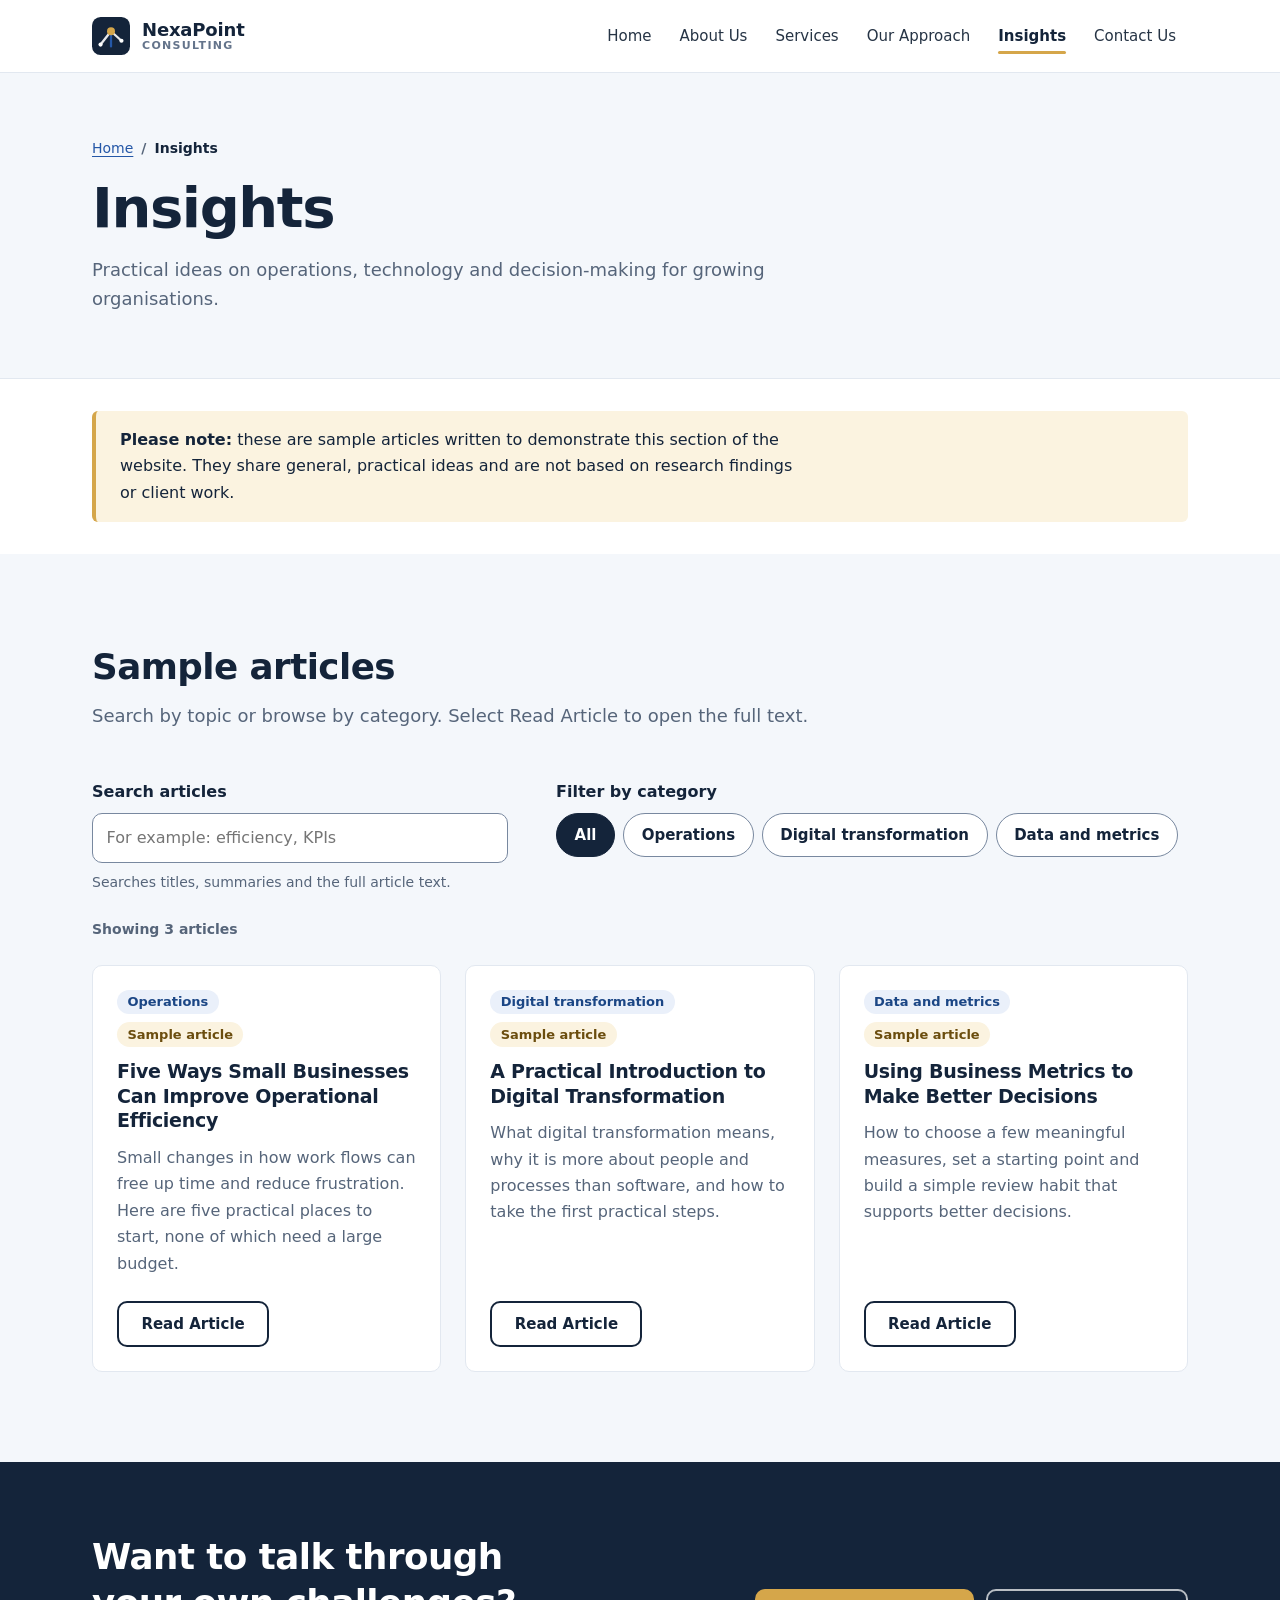
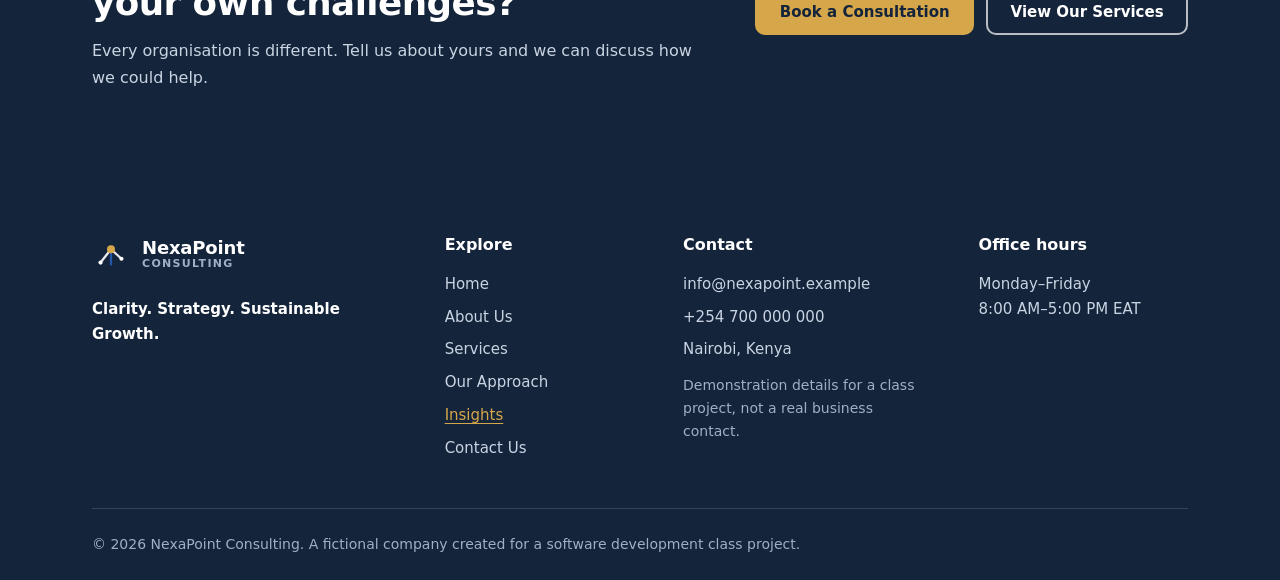
<file: insights.html>
<!DOCTYPE html>
<html lang="en-GB">
<head>
  <meta charset="utf-8">
  <meta name="viewport" content="width=device-width, initial-scale=1">
  <title>Insights | NexaPoint Consulting</title>
  <meta name="description" content="Read sample insights from NexaPoint Consulting on operational efficiency, digital transformation and using business metrics to make better decisions.">
  <meta name="theme-color" content="#14243A">
  <link rel="icon" type="image/svg+xml" href="assets/icons/favicon.svg">
  <link rel="stylesheet" href="css/styles.css">
  <script src="js/main.js"></script>
  <script src="js/insights.js" defer></script>
</head>
<body>

  <a class="skip-link" href="#main-content">Skip to main content</a>

  <!-- ===== HEADER (shared component: see docs/shared-components.md) ===== -->
  <header class="site-header">
    <div class="container site-header__inner">
      <a class="logo" href="index.html">
        <img class="logo__mark" src="assets/icons/logo-mark.svg" alt="" width="38" height="38">
        <span class="logo__text">NexaPoint <small>Consulting</small></span>
      </a>

      <button class="nav-toggle" type="button" aria-expanded="false" aria-controls="primary-nav">
        <span class="nav-toggle__bars" aria-hidden="true"></span>
        <span>Menu</span>
      </button>

      <nav id="primary-nav" class="primary-nav" aria-label="Primary">
        <ul>
          <li><a href="index.html">Home</a></li>
          <li><a href="about.html">About Us</a></li>
          <li><a href="services.html">Services</a></li>
          <li><a href="approach.html">Our Approach</a></li>
          <li><a href="insights.html" aria-current="page">Insights</a></li>
          <li><a href="contact.html">Contact Us</a></li>
        </ul>
      </nav>
    </div>
  </header>

  <main id="main-content">

    <!-- ===== PAGE INTRODUCTION AND BREADCRUMB ===== -->
    <section class="page-hero" aria-labelledby="page-heading">
      <div class="container">
        <nav class="breadcrumb" aria-label="Breadcrumb">
          <ol>
            <li><a href="index.html">Home</a></li>
            <li aria-current="page">Insights</li>
          </ol>
        </nav>
        <h1 id="page-heading">Insights</h1>
        <p class="lead">
          Practical ideas on operations, technology and decision-making for growing organisations.
        </p>
      </div>
    </section>

    <!-- ===== NOTE: SAMPLE CONTENT ===== -->
    <section class="section section--tight" aria-labelledby="note-heading">
      <div class="container">
        <div class="notice notice--gold">
          <h2 class="visually-hidden" id="note-heading">About these articles</h2>
          <p>
            <strong>Please note:</strong> these are sample articles written to demonstrate this
            section of the website. They share general, practical ideas and are not based on
            research findings or client work.
          </p>
        </div>
      </div>
    </section>

    <!-- ===== ARTICLES: SEARCH, FILTER AND LIST ===== -->
    <section class="section section--light" aria-labelledby="articles-heading">
      <div class="container">
        <div class="section__header">
          <h2 id="articles-heading">Sample articles</h2>
          <p class="lead">Search by topic or browse by category. Select Read Article to open the full text.</p>
        </div>

        <!-- Search and filter (hidden by CSS when JavaScript is unavailable) -->
        <div class="insights-toolbar" role="search" aria-label="Search and filter articles">
          <div class="form-field">
            <label class="form-label" for="article-search">Search articles</label>
            <input class="form-control" type="search" id="article-search" autocomplete="off" aria-describedby="search-hint" placeholder="For example: efficiency, KPIs">
            <p class="form-hint" id="search-hint">Searches titles, summaries and the full article text.</p>
          </div>

          <div class="form-field">
            <p class="form-label" id="filter-label">Filter by category</p>
            <div class="chip-group" role="group" aria-labelledby="filter-label">
              <button class="chip" type="button" data-filter="all" aria-pressed="true">All</button>
              <button class="chip" type="button" data-filter="operations" aria-pressed="false">Operations</button>
              <button class="chip" type="button" data-filter="digital" aria-pressed="false">Digital transformation</button>
              <button class="chip" type="button" data-filter="data" aria-pressed="false">Data and metrics</button>
            </div>
          </div>
        </div>

        <p class="results-status" id="results-status" role="status">Showing 3 articles</p>

        <div class="grid grid--3" id="article-list">

          <!-- ----- Article 1 ----- -->
          <article class="card article-card" data-category="operations">
            <div class="article-card__meta">
              <span class="tag">Operations</span>
              <span class="tag tag--gold">Sample article</span>
            </div>
            <h3 class="card__title">Five Ways Small Businesses Can Improve Operational Efficiency</h3>
            <p class="card__text">Small changes in how work flows can free up time and reduce frustration. Here are five practical places to start, none of which need a large budget.</p>

            <div class="article-content article-body">
              <p>Operational efficiency is about getting the same or better results with less wasted time, effort and money. For a small business, that rarely needs a large programme. It usually starts with a few honest questions about how work really gets done.</p>

              <h4>1. Map the work as it really happens</h4>
              <p>Write down the main steps of one important process, such as handling an order or welcoming a new customer, exactly as people do it today, not as it is supposed to happen. Gaps, delays and handoffs often become obvious on a single sheet of paper.</p>

              <h4>2. Remove duplicated effort</h4>
              <p>Look for information that is typed in twice, approvals nobody reads, and tasks done only because they have always been done. Each one you remove gives time back without lowering the quality of the result.</p>

              <h4>3. Write down how things should be done</h4>
              <p>A short, clear checklist for repeated tasks makes work more consistent and makes it easier to train new team members. Keep the documents simple, and update them whenever the process changes.</p>

              <h4>4. Choose tools that fit the process</h4>
              <p>Decide how the work should flow first, then look for tools that support it. Buying software before you understand the process often adds complexity instead of removing it.</p>

              <h4>5. Track a few measures and review them</h4>
              <p>Pick two or three simple measures, such as how long a task takes or how often it needs rework, and look at them on a regular schedule. What gets reviewed tends to improve.</p>

              <p>Start with one process, make one change, and check whether it helped. Small, steady improvements add up.</p>
            </div>

            <div class="card__footer">
              <button class="btn btn--outline" type="button" data-read-article>Read Article<span class="visually-hidden">: Five Ways Small Businesses Can Improve Operational Efficiency</span></button>
            </div>
          </article>

          <!-- ----- Article 2 ----- -->
          <article class="card article-card" data-category="digital">
            <div class="article-card__meta">
              <span class="tag">Digital transformation</span>
              <span class="tag tag--gold">Sample article</span>
            </div>
            <h3 class="card__title">A Practical Introduction to Digital Transformation</h3>
            <p class="card__text">What digital transformation means, why it is more about people and processes than software, and how to take the first practical steps.</p>

            <div class="article-content article-body">
              <p>Digital transformation can sound large and technical, but the idea is simple: using digital tools and data to improve how an organisation works and how it serves its customers. It is as much about people and processes as it is about technology.</p>

              <h4>What digital transformation really means</h4>
              <p>It is not the same as buying new software. A new tool only helps when it solves a real problem and the team knows how to use it. Transformation is the wider change in how work is done, supported by technology.</p>

              <h4>Start with a problem, not a product</h4>
              <p>Begin by naming the specific problem you want to solve, for example slow reporting, scattered customer records or paper forms that get lost. A clear problem makes it much easier to judge which tools, if any, are worth considering.</p>

              <h4>Check your readiness</h4>
              <p>Before choosing technology, take stock of four things:</p>
              <ul>
                <li><strong>Your people:</strong> their skills, confidence and capacity for change.</li>
                <li><strong>Your processes:</strong> how work flows today and where it stalls.</li>
                <li><strong>Your tools:</strong> what you already use and how well it is used.</li>
                <li><strong>Your data:</strong> where information lives and how reliable it is.</li>
              </ul>

              <h4>Move in small, visible steps</h4>
              <p>A pilot with one team or one process lets you learn quickly and fix problems while they are still small. Early, visible wins also build confidence for the next step.</p>

              <h4>Take people with you</h4>
              <p>Explain why the change is happening, involve the people who will use the new tools, and allow time to learn. Adoption is usually decided by how people feel about the change, not by the features of the tool.</p>

              <p>Digital transformation is a series of practical decisions rather than a single project. Each one should make work clearer, faster or more reliable for someone.</p>
            </div>

            <div class="card__footer">
              <button class="btn btn--outline" type="button" data-read-article>Read Article<span class="visually-hidden">: A Practical Introduction to Digital Transformation</span></button>
            </div>
          </article>

          <!-- ----- Article 3 ----- -->
          <article class="card article-card" data-category="data">
            <div class="article-card__meta">
              <span class="tag">Data and metrics</span>
              <span class="tag tag--gold">Sample article</span>
            </div>
            <h3 class="card__title">Using Business Metrics to Make Better Decisions</h3>
            <p class="card__text">How to choose a few meaningful measures, set a starting point and build a simple review habit that supports better decisions.</p>

            <div class="article-content article-body">
              <p>Business metrics turn a vague sense of how things are going into something you can discuss and act on. Used well, they help leaders spot problems early and focus on what matters. Used badly, they create noise.</p>

              <h4>Start from the decision</h4>
              <p>Ask what decision a number will help you make. If a measure would not change what you do, it probably does not need a place on your dashboard.</p>

              <h4>Choose a small number of indicators</h4>
              <p>A key performance indicator, or KPI, is a measure tied directly to a goal. Aim for a handful that together give a balanced picture, such as one for sales, one for customers, one for operations and one for finances, rather than dozens of figures nobody has time to read.</p>

              <h4>Know where you are starting</h4>
              <p>Record the current figure before making changes. Without a baseline, it is hard to tell whether an improvement is real or only feels real.</p>

              <h4>Build a regular review habit</h4>
              <p>Decide how often each measure will be reviewed, and who is responsible for it. A short, regular conversation about the numbers is more useful than an occasional large report.</p>

              <h4>Watch for common traps</h4>
              <ul>
                <li>Measuring what is easy rather than what matters.</li>
                <li>Treating one number as the whole story.</li>
                <li>Changing definitions part-way through, which makes comparisons unreliable.</li>
                <li>Collecting data that nobody uses.</li>
              </ul>

              <p>Good metrics support judgement, they do not replace it. Combine the numbers with what you know about your customers, your team and your market.</p>
            </div>

            <div class="card__footer">
              <button class="btn btn--outline" type="button" data-read-article>Read Article<span class="visually-hidden">: Using Business Metrics to Make Better Decisions</span></button>
            </div>
          </article>

        </div>

        <!-- Shown by JavaScript when no article matches -->
        <div class="empty-state" id="no-results" hidden>
          <h3>No articles match your search</h3>
          <p>Try a different word, check the spelling, or remove the category filter.</p>
          <button class="btn btn--outline" type="button" id="clear-filters">Clear search and filters</button>
        </div>
      </div>
    </section>

    <!-- ===== CALL TO ACTION ===== -->
    <section class="cta-band" aria-labelledby="cta-heading">
      <div class="container cta-band__inner">
        <div class="cta-band__text">
          <h2 id="cta-heading">Want to talk through your own challenges?</h2>
          <p>Every organisation is different. Tell us about yours and we can discuss how we could help.</p>
        </div>
        <div class="btn-group">
          <a class="btn btn--primary" href="contact.html">Book a Consultation</a>
          <a class="btn btn--outline-light" href="services.html">View Our Services</a>
        </div>
      </div>
    </section>

  </main>

  <!-- ===== ARTICLE READER (native modal dialog, filled by js/insights.js) ===== -->
  <dialog class="dialog" id="article-dialog" aria-labelledby="dialog-title">
    <div class="dialog__header">
      <div class="dialog__tags">
        <span class="tag" id="dialog-category"></span>
        <span class="tag tag--gold">Sample article</span>
      </div>
      <button class="dialog__close" type="button" data-dialog-close aria-label="Close article">
        <svg viewBox="0 0 24 24" fill="none" stroke="currentColor" stroke-width="2.4" stroke-linecap="round" aria-hidden="true" focusable="false"><path d="M5 5l14 14M19 5L5 19"/></svg>
      </button>
    </div>

    <div class="dialog__scroll">
      <h2 id="dialog-title" tabindex="-1"></h2>
      <div class="dialog__body article-body" id="dialog-body"></div>

      <div class="dialog__footer btn-group">
        <button class="btn btn--outline" type="button" data-dialog-close>Close</button>
        <a class="btn btn--primary" href="contact.html">Book a Consultation</a>
      </div>
    </div>
  </dialog>

  <!-- ===== FOOTER (shared component: see docs/shared-components.md) ===== -->
  <footer class="site-footer">
    <div class="container site-footer__grid">

      <div>
        <a class="logo" href="index.html">
          <img class="logo__mark" src="assets/icons/logo-mark.svg" alt="" width="38" height="38">
          <span class="logo__text">NexaPoint <small>Consulting</small></span>
        </a>
        <p class="site-footer__tagline">Clarity. Strategy. Sustainable Growth.</p>
      </div>

      <nav aria-label="Footer">
        <h2>Explore</h2>
        <ul>
          <li><a href="index.html">Home</a></li>
          <li><a href="about.html">About Us</a></li>
          <li><a href="services.html">Services</a></li>
          <li><a href="approach.html">Our Approach</a></li>
          <li><a href="insights.html" aria-current="page">Insights</a></li>
          <li><a href="contact.html">Contact Us</a></li>
        </ul>
      </nav>

      <div>
        <h2>Contact</h2>
        <address>
          <ul>
            <li><a href="mailto:info@nexapoint.example">info@nexapoint.example</a></li>
            <li><a href="tel:+254700000000">+254 700 000 000</a></li>
            <li>Nairobi, Kenya</li>
          </ul>
        </address>
        <p class="site-footer__demo-note">Demonstration details for a class project, not a real business contact.</p>
      </div>

      <div>
        <h2>Office hours</h2>
        <p>Monday–Friday<br>8:00 AM–5:00 PM EAT</p>
      </div>

    </div>

    <div class="container site-footer__bottom">
      <p>&copy; <span data-current-year>2026</span> NexaPoint Consulting. A fictional company created for a software development class project.</p>
    </div>
  </footer>

</body>
</html>
</file>
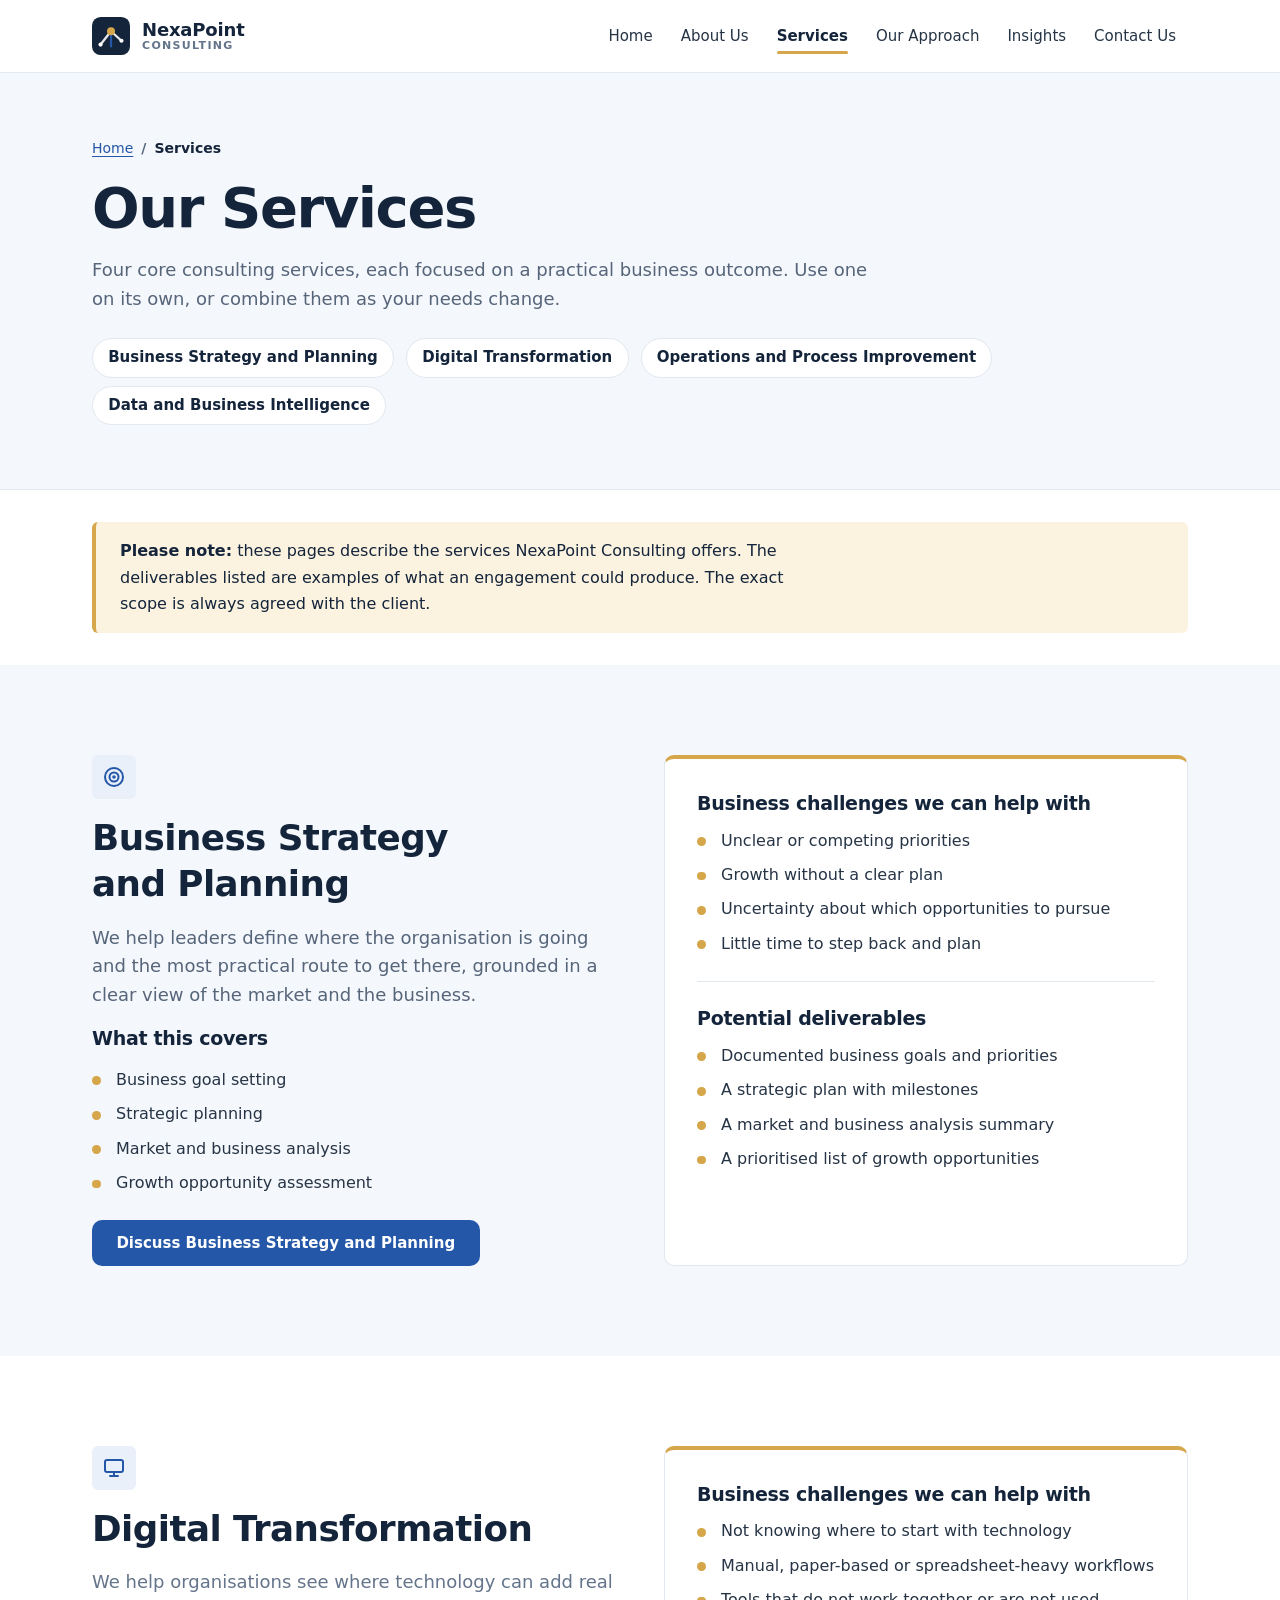
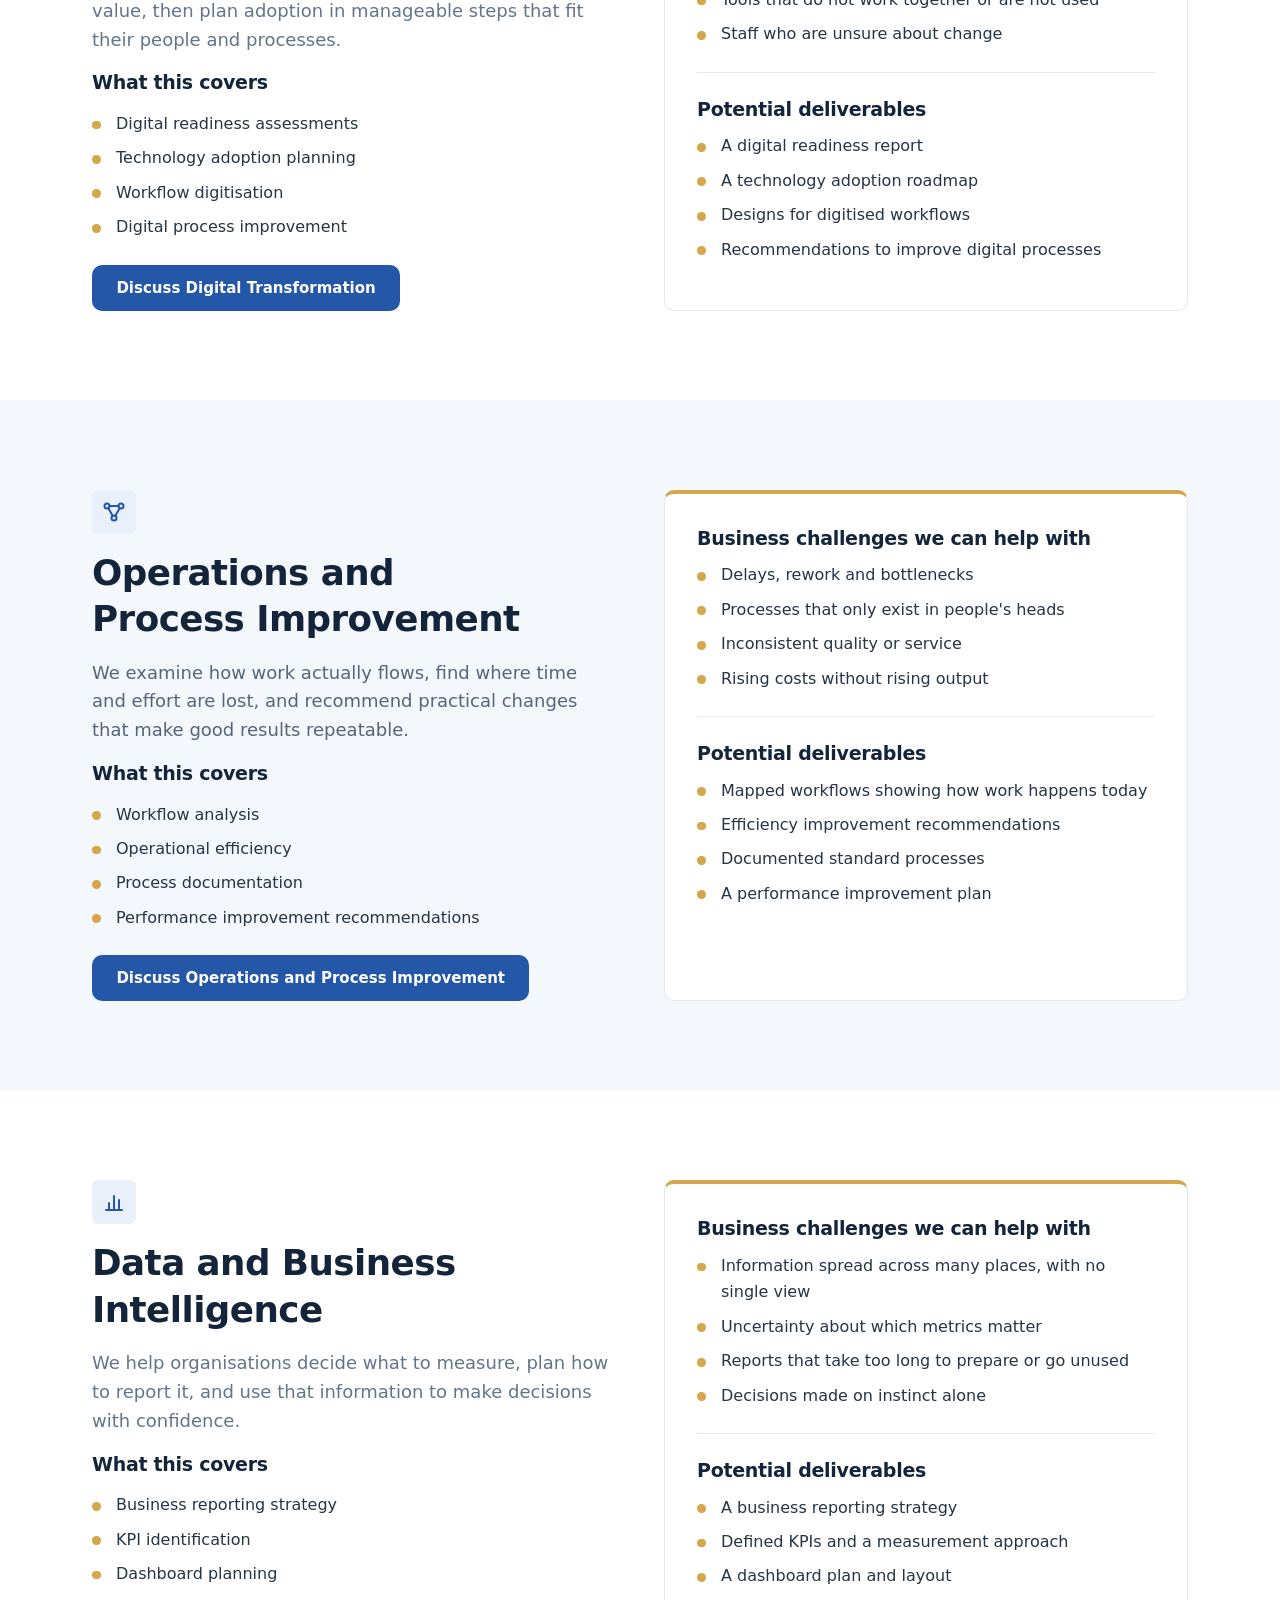
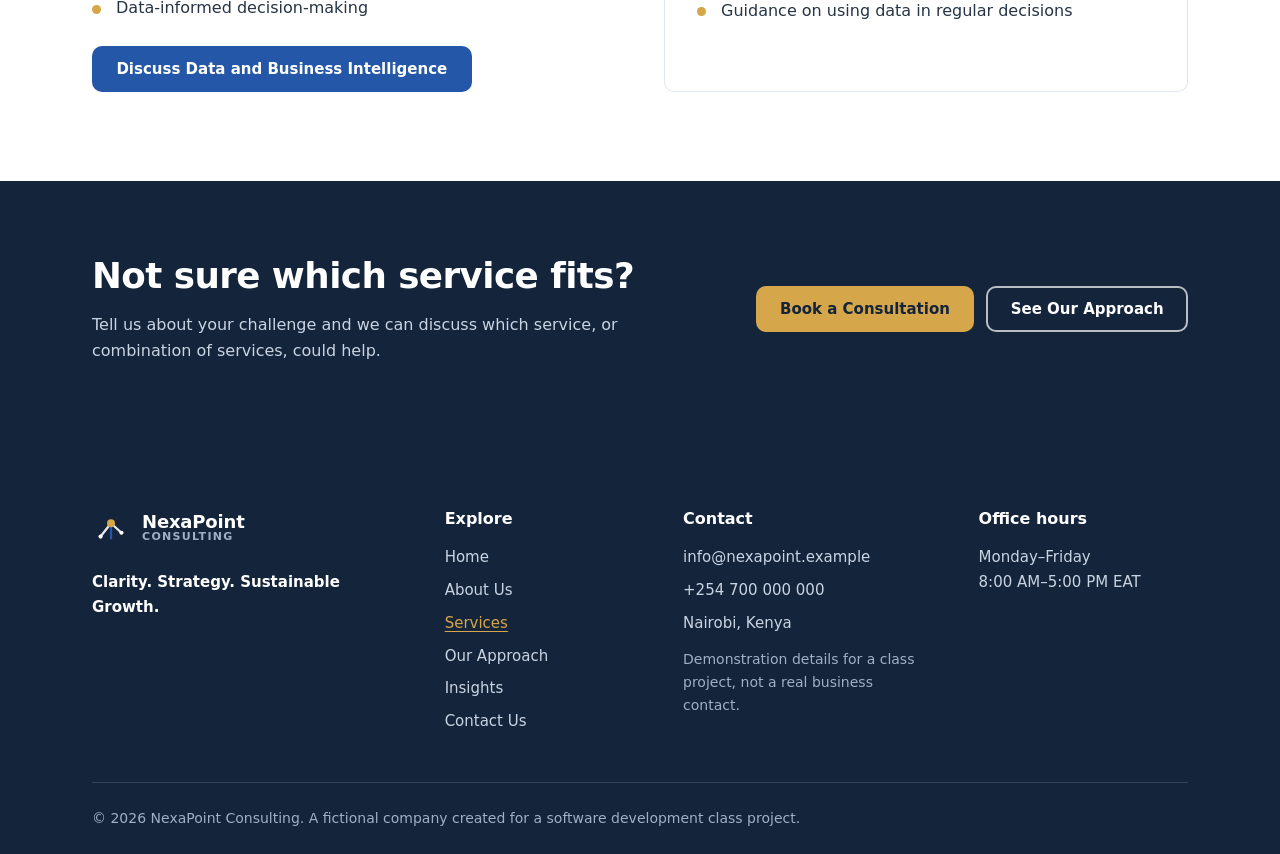
<file: services.html>
<!DOCTYPE html>
<html lang="en-GB">
<head>
  <meta charset="utf-8">
  <meta name="viewport" content="width=device-width, initial-scale=1">
  <title>Our Services | NexaPoint Consulting</title>
  <meta name="description" content="Explore NexaPoint Consulting's four core services: business strategy, digital transformation, process improvement, and data and business intelligence.">
  <meta name="theme-color" content="#14243A">
  <link rel="icon" type="image/svg+xml" href="assets/icons/favicon.svg">
  <link rel="stylesheet" href="css/styles.css">
  <script src="js/main.js"></script>
</head>
<body>

  <a class="skip-link" href="#main-content">Skip to main content</a>

  <!-- ===== HEADER (shared component: see docs/shared-components.md) ===== -->
  <header class="site-header">
    <div class="container site-header__inner">
      <a class="logo" href="index.html">
        <img class="logo__mark" src="assets/icons/logo-mark.svg" alt="" width="38" height="38">
        <span class="logo__text">NexaPoint <small>Consulting</small></span>
      </a>

      <button class="nav-toggle" type="button" aria-expanded="false" aria-controls="primary-nav">
        <span class="nav-toggle__bars" aria-hidden="true"></span>
        <span>Menu</span>
      </button>

      <nav id="primary-nav" class="primary-nav" aria-label="Primary">
        <ul>
          <li><a href="index.html">Home</a></li>
          <li><a href="about.html">About Us</a></li>
          <li><a href="services.html" aria-current="page">Services</a></li>
          <li><a href="approach.html">Our Approach</a></li>
          <li><a href="insights.html">Insights</a></li>
          <li><a href="contact.html">Contact Us</a></li>
        </ul>
      </nav>
    </div>
  </header>

  <main id="main-content">

    <!-- ===== PAGE INTRODUCTION, BREADCRUMB AND JUMP LINKS ===== -->
    <section class="page-hero" aria-labelledby="page-heading">
      <div class="container">
        <nav class="breadcrumb" aria-label="Breadcrumb">
          <ol>
            <li><a href="index.html">Home</a></li>
            <li aria-current="page">Services</li>
          </ol>
        </nav>
        <h1 id="page-heading">Our Services</h1>
        <p class="lead">
          Four core consulting services, each focused on a practical business outcome. Use one on
          its own, or combine them as your needs change.
        </p>

        <nav class="jump-nav" aria-label="Services on this page">
          <ul>
            <li><a href="#business-strategy">Business Strategy and Planning</a></li>
            <li><a href="#digital-transformation">Digital Transformation</a></li>
            <li><a href="#operations-improvement">Operations and Process Improvement</a></li>
            <li><a href="#data-business-intelligence">Data and Business Intelligence</a></li>
          </ul>
        </nav>
      </div>
    </section>

    <!-- ===== NOTE ON DELIVERABLES ===== -->
    <section class="section section--tight" aria-labelledby="note-heading">
      <div class="container">
        <div class="notice notice--gold">
          <h2 class="visually-hidden" id="note-heading">About these services</h2>
          <p>
            <strong>Please note:</strong> these pages describe the services NexaPoint Consulting
            offers. The deliverables listed are examples of what an engagement could produce. The
            exact scope is always agreed with the client.
          </p>
        </div>
      </div>
    </section>

    <!-- ===== SERVICE A: BUSINESS STRATEGY AND PLANNING ===== -->
    <section class="section section--light" id="business-strategy" aria-labelledby="business-strategy-heading">
      <div class="container service">

        <div class="service__main">
          <div class="card__icon">
            <svg viewBox="0 0 24 24" fill="none" stroke="currentColor" stroke-width="2" stroke-linecap="round" stroke-linejoin="round" aria-hidden="true" focusable="false">
              <circle cx="12" cy="12" r="9"/><circle cx="12" cy="12" r="4.5"/><circle cx="12" cy="12" r="0.8" fill="currentColor"/>
            </svg>
          </div>
          <h2 id="business-strategy-heading">Business Strategy and Planning</h2>
          <p class="lead">
            We help leaders define where the organisation is going and the most practical route
            to get there, grounded in a clear view of the market and the business.
          </p>

          <h3 class="subheading">What this covers</h3>
          <ul class="check-list">
            <li>Business goal setting</li>
            <li>Strategic planning</li>
            <li>Market and business analysis</li>
            <li>Growth opportunity assessment</li>
          </ul>

          <div class="btn-group">
            <a class="btn btn--secondary" href="contact.html?service=business-strategy">Discuss Business Strategy and Planning</a>
          </div>
        </div>

        <div class="panel">
          <div class="panel__section">
            <h3 class="subheading">Business challenges we can help with</h3>
            <ul class="check-list">
              <li>Unclear or competing priorities</li>
              <li>Growth without a clear plan</li>
              <li>Uncertainty about which opportunities to pursue</li>
              <li>Little time to step back and plan</li>
            </ul>
          </div>
          <div class="panel__section">
            <h3 class="subheading">Potential deliverables</h3>
            <ul class="check-list">
              <li>Documented business goals and priorities</li>
              <li>A strategic plan with milestones</li>
              <li>A market and business analysis summary</li>
              <li>A prioritised list of growth opportunities</li>
            </ul>
          </div>
        </div>

      </div>
    </section>

    <!-- ===== SERVICE B: DIGITAL TRANSFORMATION ===== -->
    <section class="section" id="digital-transformation" aria-labelledby="digital-transformation-heading">
      <div class="container service">

        <div class="service__main">
          <div class="card__icon">
            <svg viewBox="0 0 24 24" fill="none" stroke="currentColor" stroke-width="2" stroke-linecap="round" stroke-linejoin="round" aria-hidden="true" focusable="false">
              <rect x="3" y="4" width="18" height="12" rx="2"/><path d="M8 20h8M12 16v4"/>
            </svg>
          </div>
          <h2 id="digital-transformation-heading">Digital Transformation</h2>
          <p class="lead">
            We help organisations see where technology can add real value, then plan adoption in
            manageable steps that fit their people and processes.
          </p>

          <h3 class="subheading">What this covers</h3>
          <ul class="check-list">
            <li>Digital readiness assessments</li>
            <li>Technology adoption planning</li>
            <li>Workflow digitisation</li>
            <li>Digital process improvement</li>
          </ul>

          <div class="btn-group">
            <a class="btn btn--secondary" href="contact.html?service=digital-transformation">Discuss Digital Transformation</a>
          </div>
        </div>

        <div class="panel">
          <div class="panel__section">
            <h3 class="subheading">Business challenges we can help with</h3>
            <ul class="check-list">
              <li>Not knowing where to start with technology</li>
              <li>Manual, paper-based or spreadsheet-heavy workflows</li>
              <li>Tools that do not work together or are not used</li>
              <li>Staff who are unsure about change</li>
            </ul>
          </div>
          <div class="panel__section">
            <h3 class="subheading">Potential deliverables</h3>
            <ul class="check-list">
              <li>A digital readiness report</li>
              <li>A technology adoption roadmap</li>
              <li>Designs for digitised workflows</li>
              <li>Recommendations to improve digital processes</li>
            </ul>
          </div>
        </div>

      </div>
    </section>

    <!-- ===== SERVICE C: OPERATIONS AND PROCESS IMPROVEMENT ===== -->
    <section class="section section--light" id="operations-improvement" aria-labelledby="operations-improvement-heading">
      <div class="container service">

        <div class="service__main">
          <div class="card__icon">
            <svg viewBox="0 0 24 24" fill="none" stroke="currentColor" stroke-width="2" stroke-linecap="round" stroke-linejoin="round" aria-hidden="true" focusable="false">
              <circle cx="5" cy="6" r="2.5"/><circle cx="19" cy="6" r="2.5"/><circle cx="12" cy="18" r="2.5"/><path d="M7.5 6h9M6.3 8.2l4.4 7.6M17.7 8.2l-4.4 7.6"/>
            </svg>
          </div>
          <h2 id="operations-improvement-heading">Operations and Process Improvement</h2>
          <p class="lead">
            We examine how work actually flows, find where time and effort are lost, and
            recommend practical changes that make good results repeatable.
          </p>

          <h3 class="subheading">What this covers</h3>
          <ul class="check-list">
            <li>Workflow analysis</li>
            <li>Operational efficiency</li>
            <li>Process documentation</li>
            <li>Performance improvement recommendations</li>
          </ul>

          <div class="btn-group">
            <a class="btn btn--secondary" href="contact.html?service=operations-improvement">Discuss Operations and Process Improvement</a>
          </div>
        </div>

        <div class="panel">
          <div class="panel__section">
            <h3 class="subheading">Business challenges we can help with</h3>
            <ul class="check-list">
              <li>Delays, rework and bottlenecks</li>
              <li>Processes that only exist in people's heads</li>
              <li>Inconsistent quality or service</li>
              <li>Rising costs without rising output</li>
            </ul>
          </div>
          <div class="panel__section">
            <h3 class="subheading">Potential deliverables</h3>
            <ul class="check-list">
              <li>Mapped workflows showing how work happens today</li>
              <li>Efficiency improvement recommendations</li>
              <li>Documented standard processes</li>
              <li>A performance improvement plan</li>
            </ul>
          </div>
        </div>

      </div>
    </section>

    <!-- ===== SERVICE D: DATA AND BUSINESS INTELLIGENCE ===== -->
    <section class="section" id="data-business-intelligence" aria-labelledby="data-business-intelligence-heading">
      <div class="container service">

        <div class="service__main">
          <div class="card__icon">
            <svg viewBox="0 0 24 24" fill="none" stroke="currentColor" stroke-width="2" stroke-linecap="round" stroke-linejoin="round" aria-hidden="true" focusable="false">
              <path d="M4 20h16M7 20v-7M12 20V6M17 20v-10"/>
            </svg>
          </div>
          <h2 id="data-business-intelligence-heading">Data and Business Intelligence</h2>
          <p class="lead">
            We help organisations decide what to measure, plan how to report it, and use that
            information to make decisions with confidence.
          </p>

          <h3 class="subheading">What this covers</h3>
          <ul class="check-list">
            <li>Business reporting strategy</li>
            <li>KPI identification</li>
            <li>Dashboard planning</li>
            <li>Data-informed decision-making</li>
          </ul>

          <div class="btn-group">
            <a class="btn btn--secondary" href="contact.html?service=data-business-intelligence">Discuss Data and Business Intelligence</a>
          </div>
        </div>

        <div class="panel">
          <div class="panel__section">
            <h3 class="subheading">Business challenges we can help with</h3>
            <ul class="check-list">
              <li>Information spread across many places, with no single view</li>
              <li>Uncertainty about which metrics matter</li>
              <li>Reports that take too long to prepare or go unused</li>
              <li>Decisions made on instinct alone</li>
            </ul>
          </div>
          <div class="panel__section">
            <h3 class="subheading">Potential deliverables</h3>
            <ul class="check-list">
              <li>A business reporting strategy</li>
              <li>Defined KPIs and a measurement approach</li>
              <li>A dashboard plan and layout</li>
              <li>Guidance on using data in regular decisions</li>
            </ul>
          </div>
        </div>

      </div>
    </section>

    <!-- ===== CONSULTATION CALL TO ACTION ===== -->
    <section class="cta-band" aria-labelledby="cta-heading">
      <div class="container cta-band__inner">
        <div class="cta-band__text">
          <h2 id="cta-heading">Not sure which service fits?</h2>
          <p>Tell us about your challenge and we can discuss which service, or combination of services, could help.</p>
        </div>
        <div class="btn-group">
          <a class="btn btn--primary" href="contact.html">Book a Consultation</a>
          <a class="btn btn--outline-light" href="approach.html">See Our Approach</a>
        </div>
      </div>
    </section>

  </main>

  <!-- ===== FOOTER (shared component: see docs/shared-components.md) ===== -->
  <footer class="site-footer">
    <div class="container site-footer__grid">

      <div>
        <a class="logo" href="index.html">
          <img class="logo__mark" src="assets/icons/logo-mark.svg" alt="" width="38" height="38">
          <span class="logo__text">NexaPoint <small>Consulting</small></span>
        </a>
        <p class="site-footer__tagline">Clarity. Strategy. Sustainable Growth.</p>
      </div>

      <nav aria-label="Footer">
        <h2>Explore</h2>
        <ul>
          <li><a href="index.html">Home</a></li>
          <li><a href="about.html">About Us</a></li>
          <li><a href="services.html" aria-current="page">Services</a></li>
          <li><a href="approach.html">Our Approach</a></li>
          <li><a href="insights.html">Insights</a></li>
          <li><a href="contact.html">Contact Us</a></li>
        </ul>
      </nav>

      <div>
        <h2>Contact</h2>
        <address>
          <ul>
            <li><a href="mailto:info@nexapoint.example">info@nexapoint.example</a></li>
            <li><a href="tel:+254700000000">+254 700 000 000</a></li>
            <li>Nairobi, Kenya</li>
          </ul>
        </address>
        <p class="site-footer__demo-note">Demonstration details for a class project, not a real business contact.</p>
      </div>

      <div>
        <h2>Office hours</h2>
        <p>Monday–Friday<br>8:00 AM–5:00 PM EAT</p>
      </div>

    </div>

    <div class="container site-footer__bottom">
      <p>&copy; <span data-current-year>2026</span> NexaPoint Consulting. A fictional company created for a software development class project.</p>
    </div>
  </footer>

</body>
</html>
</file>
<file: css/styles.css>
/* ==========================================================================
   NexaPoint Consulting — shared stylesheet (design system)
   --------------------------------------------------------------------------
   Contents
   1.  Design tokens (CSS custom properties)
   2.  Base / reset
   3.  Typography
   4.  Layout helpers (container, sections, grids, stack)
   5.  Accessibility helpers (skip link, visually hidden, focus)
   6.  Header and navigation
   7.  Buttons
   8.  Cards, tags and lists
   9.  Hero, page hero and breadcrumb
   10. Process (sequence) component
   11. Call-to-action band and notice box
   12. Image placeholders
   13. Forms
   14. Footer
   15. Reduced motion
   ========================================================================== */


/* 1. DESIGN TOKENS
   -------------------------------------------------------------------------- */
:root {
  /* Brand colours (from the project brief) */
  --color-navy: #14243A;
  --color-blue: #2457A7;
  --color-gold: #D5A64A;
  --color-bg: #FFFFFF;
  --color-bg-light: #F4F7FB;
  --color-text: #263445;
  --color-muted: #64748B;
  --color-border: #E2E8F0;

  /* Supporting colours */
  --color-blue-dark: #1B4685;      /* hover state for blue buttons */
  --color-gold-dark: #C2922F;      /* hover state for gold buttons */
  --color-muted-strong: #56657A;   /* muted text on light backgrounds (AA-safe) */
  --color-error: #B3261E;
  --color-error-bg: #FDF1F0;
  --color-success: #1E6B3C;
  --color-success-bg: #EEF8F1;
  --color-info-bg: #EAF0FA;

  /* Text colour that sections can override for muted copy */
  --text-muted: var(--color-muted);

  /* Colour of the page surface behind a section (used to mask connector lines) */
  --surface: var(--color-bg);

  /* Typography */
  --font-sans: Inter, system-ui, -apple-system, "Segoe UI", Roboto, "Helvetica Neue", Arial, sans-serif;
  --fs-sm: 0.875rem;
  --fs-base: 1rem;
  --fs-md: 1.125rem;
  --fs-h4: 1.1875rem;
  --fs-h3: clamp(1.25rem, 1.1rem + 0.6vw, 1.5rem);
  --fs-h2: clamp(1.625rem, 1.35rem + 1.1vw, 2.25rem);
  --fs-h1: clamp(2.125rem, 1.6rem + 2.4vw, 3.5rem);
  --lh-tight: 1.15;
  --lh-snug: 1.3;
  --lh-body: 1.65;

  /* Spacing scale */
  --space-1: 0.25rem;
  --space-2: 0.5rem;
  --space-3: 0.75rem;
  --space-4: 1rem;
  --space-5: 1.5rem;
  --space-6: 2rem;
  --space-7: 3rem;
  --space-8: 4.5rem;
  --space-9: 6rem;

  /* Shape and elevation */
  --radius-sm: 6px;
  --radius-md: 10px;
  --radius-lg: 16px;
  --shadow-sm: 0 1px 2px rgba(20, 36, 58, 0.06);
  --shadow-md: 0 8px 24px rgba(20, 36, 58, 0.08);

  /* Layout */
  --container-max: 1160px;
  --container-pad: clamp(1rem, 4vw, 2rem);
  --header-height: 72px;
  --focus-ring: 0 0 0 3px rgba(36, 87, 167, 0.45);

  /* Motion */
  --transition: 160ms ease;
}


/* 2. BASE / RESET
   -------------------------------------------------------------------------- */
*,
*::before,
*::after {
  box-sizing: border-box;
}

html {
  -webkit-text-size-adjust: 100%;
  scroll-behavior: smooth;
  scroll-padding-top: calc(var(--header-height) + var(--space-4));
}

body {
  margin: 0;
  font-family: var(--font-sans);
  font-size: var(--fs-base);
  line-height: var(--lh-body);
  color: var(--color-text);
  background: var(--color-bg);
  -webkit-font-smoothing: antialiased;
}

img,
svg {
  display: block;
  max-width: 100%;
  height: auto;
}

ul,
ol {
  margin: 0;
  padding: 0;
}

/* The hidden attribute must always win, even over classes that set display (e.g. .card) */
[hidden] {
  display: none !important;
}

p,
h1,
h2,
h3,
h4,
figure,
blockquote,
dl,
dd {
  margin: 0;
}

button,
input,
select,
textarea {
  font: inherit;
  color: inherit;
}

a {
  color: var(--color-blue);
  text-underline-offset: 0.18em;
}

a:hover {
  color: var(--color-blue-dark);
}


/* 3. TYPOGRAPHY
   -------------------------------------------------------------------------- */
h1,
h2,
h3,
h4 {
  color: var(--color-navy);
  font-weight: 700;
  letter-spacing: -0.015em;
}

h1,
h2 {
  text-wrap: balance;
}

h1 {
  font-size: var(--fs-h1);
  line-height: var(--lh-tight);
  letter-spacing: -0.025em;
}

h2 {
  font-size: var(--fs-h2);
  line-height: var(--lh-snug);
}

h3 {
  font-size: var(--fs-h3);
  line-height: var(--lh-snug);
}

h4 {
  font-size: var(--fs-h4);
  line-height: var(--lh-snug);
}

p {
  max-width: 68ch;
}

.lead {
  font-size: var(--fs-md);
  line-height: 1.6;
  color: var(--text-muted);
}

.text-muted {
  color: var(--text-muted);
}

.caption {
  font-size: var(--fs-sm);
  color: var(--text-muted);
}


/* 4. LAYOUT HELPERS
   -------------------------------------------------------------------------- */
.container {
  width: 100%;
  max-width: var(--container-max);
  margin-inline: auto;
  padding-inline: var(--container-pad);
}

/* One class owns vertical rhythm for every section, so spacing never conflicts. */
.section {
  padding-block: clamp(var(--space-7), 7vw, var(--space-9));
}

.section--light {
  background: var(--color-bg-light);
  --surface: var(--color-bg-light);
  --text-muted: var(--color-muted-strong);
}

.section--dark {
  background: var(--color-navy);
  color: #E6ECF4;
  --text-muted: #C9D4E3;
}

.section--dark h2,
.section--dark h3,
.section--dark h4 {
  color: #FFFFFF;
}

/* Slimmer vertical spacing for short bands such as notices */
.section--tight {
  padding-block: var(--space-6);
}

.section__header {
  max-width: 46rem;
  margin-bottom: var(--space-7);
}

.section__header > p {
  margin-top: var(--space-3);
}

.section__header--center {
  margin-inline: auto;
  text-align: center;
}

.section__header--center > p {
  margin-inline: auto;
}

/* Responsive grids: content decides the column count */
.grid {
  display: grid;
  gap: var(--space-5);
}

.grid--2 { grid-template-columns: repeat(auto-fit, minmax(min(100%, 20rem), 1fr)); }
.grid--3 { grid-template-columns: repeat(auto-fit, minmax(min(100%, 17rem), 1fr)); }
.grid--4 { grid-template-columns: repeat(auto-fit, minmax(min(100%, 14.5rem), 1fr)); }
.grid--5 { grid-template-columns: repeat(auto-fit, minmax(min(100%, 12rem), 1fr)); }

/* Two-column split layout (text + media); stacks on small screens */
.split {
  display: grid;
  gap: var(--space-7);
  align-items: center;
}

@media (min-width: 880px) {
  .split { grid-template-columns: 1fr 1fr; }
  .split--wide-text { grid-template-columns: 1.15fr 0.85fr; }
}

.split--top {
  align-items: start;
}

/* Vertical spacing between children */
.stack > * + * { margin-top: var(--space-4); }
.stack--lg > * + * { margin-top: var(--space-5); }


/* 5. ACCESSIBILITY HELPERS
   -------------------------------------------------------------------------- */
.visually-hidden {
  position: absolute;
  width: 1px;
  height: 1px;
  margin: -1px;
  padding: 0;
  overflow: hidden;
  clip: rect(0, 0, 0, 0);
  white-space: nowrap;
  border: 0;
}

.skip-link {
  position: absolute;
  top: var(--space-2);
  left: var(--space-2);
  z-index: 200;
  padding: var(--space-2) var(--space-4);
  background: var(--color-navy);
  color: #FFFFFF;
  border-radius: var(--radius-sm);
  font-weight: 600;
  text-decoration: none;
  transform: translateY(-200%);
}

.skip-link:focus {
  transform: translateY(0);
  color: #FFFFFF;
}

/* A visible focus indicator on every interactive element */
:focus-visible {
  outline: 3px solid var(--color-blue);
  outline-offset: 3px;
  border-radius: 2px;
}

.section--dark :focus-visible,
.site-footer :focus-visible,
.cta-band :focus-visible {
  outline-color: var(--color-gold);
}


/* 6. HEADER AND NAVIGATION
   -------------------------------------------------------------------------- */
.site-header {
  position: sticky;
  top: 0;
  z-index: 100;
  background: var(--color-bg);
  border-bottom: 1px solid var(--color-border);
}

.site-header__inner {
  display: flex;
  align-items: center;
  justify-content: space-between;
  gap: var(--space-4);
  min-height: var(--header-height);
}

.logo {
  display: inline-flex;
  align-items: center;
  gap: var(--space-3);
  text-decoration: none;
  color: var(--color-navy);
}

.logo:hover {
  color: var(--color-navy);
}

.logo__mark {
  width: 38px;
  height: 38px;
  flex-shrink: 0;
}

.logo__text {
  display: flex;
  flex-direction: column;
  font-size: 1.125rem;
  font-weight: 700;
  line-height: 1.1;
  letter-spacing: -0.01em;
}

.logo__text small {
  font-size: 0.6875rem;
  font-weight: 600;
  letter-spacing: 0.12em;
  text-transform: uppercase;
  color: var(--color-muted);
}

/* Menu toggle (only shown on small screens, and only when JS is running) */
.nav-toggle {
  display: none;
  align-items: center;
  gap: var(--space-2);
  padding: var(--space-2) var(--space-3);
  background: transparent;
  border: 1px solid var(--color-border);
  border-radius: var(--radius-sm);
  color: var(--color-navy);
  font-weight: 600;
  cursor: pointer;
}

.nav-toggle:hover {
  border-color: var(--color-navy);
}

.nav-toggle__bars,
.nav-toggle__bars::before,
.nav-toggle__bars::after {
  display: block;
  width: 18px;
  height: 2px;
  background: currentColor;
  border-radius: 2px;
  transition: transform var(--transition), opacity var(--transition);
}

.nav-toggle__bars {
  position: relative;
}

.nav-toggle__bars::before,
.nav-toggle__bars::after {
  content: "";
  position: absolute;
  left: 0;
}

.nav-toggle__bars::before { top: -6px; }
.nav-toggle__bars::after { top: 6px; }

.nav-toggle[aria-expanded="true"] .nav-toggle__bars { background: transparent; }
.nav-toggle[aria-expanded="true"] .nav-toggle__bars::before { top: 0; transform: rotate(45deg); }
.nav-toggle[aria-expanded="true"] .nav-toggle__bars::after { top: 0; transform: rotate(-45deg); }

.primary-nav ul {
  display: flex;
  align-items: center;
  gap: var(--space-1);
  list-style: none;
}

.primary-nav a {
  position: relative;
  display: block;
  padding: var(--space-2) var(--space-3);
  color: var(--color-text);
  font-size: 0.9375rem;
  font-weight: 500;
  text-decoration: none;
  border-radius: var(--radius-sm);
  transition: color var(--transition), background-color var(--transition);
}

.primary-nav a:hover {
  color: var(--color-blue);
  background: var(--color-bg-light);
}

/* Active page: bold navy text with a gold underline accent */
.primary-nav a[aria-current="page"] {
  color: var(--color-navy);
  font-weight: 700;
}

.primary-nav a[aria-current="page"]::after {
  content: "";
  position: absolute;
  left: var(--space-3);
  right: var(--space-3);
  bottom: 2px;
  height: 3px;
  background: var(--color-gold);
  border-radius: 3px;
}

/* Collapsed navigation below 960px */
@media (max-width: 959px) {
  .js .nav-toggle {
    display: inline-flex;
  }

  .js .primary-nav {
    display: none;
    position: absolute;
    top: 100%;
    left: 0;
    right: 0;
    padding: var(--space-3) var(--container-pad) var(--space-5);
    background: var(--color-bg);
    border-bottom: 1px solid var(--color-border);
    box-shadow: var(--shadow-md);
  }

  .js .primary-nav.is-open {
    display: block;
  }

  .primary-nav ul {
    flex-direction: column;
    align-items: stretch;
    gap: 0;
  }

  .primary-nav a {
    padding: var(--space-3) var(--space-2);
    font-size: var(--fs-base);
    border-bottom: 1px solid var(--color-border);
    border-radius: 0;
  }

  .primary-nav li:last-child a {
    border-bottom: 0;
  }

  .primary-nav a[aria-current="page"]::after {
    left: var(--space-2);
    right: auto;
    width: 2rem;
    bottom: 6px;
  }

  /* Without JS the menu simply wraps beneath the logo and stays visible */
  html:not(.js) .site-header__inner {
    flex-wrap: wrap;
    padding-block: var(--space-3);
  }

  html:not(.js) .primary-nav ul {
    flex-direction: row;
    flex-wrap: wrap;
  }

  html:not(.js) .primary-nav a {
    border-bottom: 0;
  }
}


/* 7. BUTTONS
   -------------------------------------------------------------------------- */
.btn {
  display: inline-flex;
  align-items: center;
  justify-content: center;
  gap: var(--space-2);
  min-height: 46px;
  padding: 0.7rem 1.4rem;
  font-size: 0.9375rem;
  font-weight: 600;
  line-height: 1.2;
  text-align: center;
  text-decoration: none;
  border: 2px solid transparent;
  border-radius: var(--radius-md);
  cursor: pointer;
  transition: background-color var(--transition), border-color var(--transition), color var(--transition);
}

/* Primary: gold background with navy text (7:1 contrast) */
.btn--primary {
  background: var(--color-gold);
  color: var(--color-navy);
}

.btn--primary:hover {
  background: var(--color-gold-dark);
  color: var(--color-navy);
}

/* Secondary: solid blue */
.btn--secondary {
  background: var(--color-blue);
  color: #FFFFFF;
}

.btn--secondary:hover {
  background: var(--color-blue-dark);
  color: #FFFFFF;
}

/* Outline: for use on light backgrounds */
.btn--outline {
  background: transparent;
  border-color: var(--color-navy);
  color: var(--color-navy);
}

.btn--outline:hover {
  background: var(--color-navy);
  color: #FFFFFF;
}

/* Outline (light): for use on navy backgrounds */
.btn--outline-light {
  background: transparent;
  border-color: rgba(255, 255, 255, 0.7);
  color: #FFFFFF;
}

.btn--outline-light:hover {
  background: #FFFFFF;
  border-color: #FFFFFF;
  color: var(--color-navy);
}

.btn:active {
  transform: translateY(1px);
}

.btn[disabled],
.btn[aria-disabled="true"] {
  opacity: 0.55;
  cursor: not-allowed;
}

.btn-group {
  display: flex;
  flex-wrap: wrap;
  gap: var(--space-3);
}

/* Text link with a clear arrow-free affordance */
.link-strong {
  font-weight: 600;
  text-decoration: underline;
  text-decoration-thickness: 2px;
  text-decoration-color: var(--color-gold);
}


/* 8. CARDS, TAGS AND LISTS
   -------------------------------------------------------------------------- */
.card {
  display: flex;
  flex-direction: column;
  gap: var(--space-3);
  padding: var(--space-5);
  background: var(--color-bg);
  border: 1px solid var(--color-border);
  border-radius: var(--radius-md);
  transition: border-color var(--transition);
}

.card:hover {
  border-color: var(--color-blue);
}

.card__icon {
  display: grid;
  place-items: center;
  width: 44px;
  height: 44px;
  background: var(--color-info-bg);
  color: var(--color-blue);
  border-radius: var(--radius-sm);
}

.card__icon svg {
  width: 24px;
  height: 24px;
}

.card__title {
  font-size: var(--fs-h4);
}

.card__text {
  color: var(--text-muted);
}

.card__footer {
  margin-top: auto;
  padding-top: var(--space-3);
}

/* Category / status label (sentence case, not shouting) */
.tag {
  display: inline-block;
  align-self: flex-start;
  padding: 0.2rem 0.65rem;
  background: var(--color-info-bg);
  color: var(--color-blue-dark);
  border-radius: 999px;
  font-size: 0.8125rem;
  font-weight: 600;
  line-height: 1.4;
}

.tag--gold {
  background: #FBF3E0;
  color: #6B4D0E;
}

/* Bullet list with gold markers */
.check-list {
  list-style: none;
}

.check-list li {
  position: relative;
  padding-left: 1.5rem;
}

.check-list li + li {
  margin-top: var(--space-2);
}

.check-list li::before {
  content: "";
  position: absolute;
  left: 0;
  top: 0.6em;
  width: 0.55rem;
  height: 0.55rem;
  background: var(--color-gold);
  border-radius: 50%;
}


/* 9. HERO, PAGE HERO AND BREADCRUMB
   -------------------------------------------------------------------------- */
.hero {
  padding-block: clamp(var(--space-7), 8vw, var(--space-9));
  background: var(--color-navy);
  color: #E6ECF4;
}

.hero h1 {
  /* Slightly smaller than the global h1 so the long headline sets in three lines */
  font-size: clamp(2rem, 1.2rem + 1.8vw, 2.75rem);
  color: #FFFFFF;
}

.hero__lead {
  margin-top: var(--space-5);
  font-size: var(--fs-md);
  color: #C9D4E3;
}

.hero .btn-group {
  margin-top: var(--space-6);
}

/* Hero with text on the left and a decorative illustration on the right */
.hero__grid {
  display: grid;
  gap: var(--space-7);
  align-items: center;
}

.hero__media {
  display: none; /* decorative, so hidden on small screens to keep the hero compact */
}

@media (min-width: 880px) {
  .hero__grid { grid-template-columns: 1.25fr 0.75fr; }
  .hero__media { display: block; }
}

/* Inner-page introduction band */
.page-hero {
  padding-block: clamp(var(--space-6), 5vw, var(--space-8));
  background: var(--color-bg-light);
  border-bottom: 1px solid var(--color-border);
  --text-muted: var(--color-muted-strong);
}

.page-hero h1 {
  margin-top: var(--space-4);
}

.page-hero .lead {
  margin-top: var(--space-4);
}

.breadcrumb ol {
  display: flex;
  flex-wrap: wrap;
  gap: var(--space-2);
  list-style: none;
  font-size: var(--fs-sm);
}

.breadcrumb li + li::before {
  content: "/";
  margin-right: var(--space-2);
  color: var(--color-muted-strong);
}

.breadcrumb a {
  color: var(--color-blue);
}

.breadcrumb [aria-current="page"] {
  color: var(--color-navy);
  font-weight: 600;
}


/* Panel: a larger framed block for statements such as mission and vision */
.panel {
  height: 100%;
  padding: var(--space-6);
  background: var(--color-bg);
  border: 1px solid var(--color-border);
  border-top: 4px solid var(--color-gold);
  border-radius: var(--radius-md);
}

.panel h3 {
  margin-bottom: var(--space-3);
}

.panel--dark {
  background: var(--color-navy);
  border-color: var(--color-navy);
  border-top-color: var(--color-gold);
  color: #E6ECF4;
}

.panel--dark h3 {
  color: #FFFFFF;
}

/* Fact list: label and value pairs (a description list) */
.fact-list > div {
  padding-block: var(--space-3);
  border-top: 1px solid var(--color-border);
}

.fact-list > div:first-child {
  padding-top: 0;
  border-top: 0;
}

.fact-list dt {
  font-size: var(--fs-sm);
  font-weight: 700;
  color: var(--color-navy);
}

.fact-list dd {
  margin-top: var(--space-1);
  color: var(--text-muted);
}

/* Commitment: short statements on a dark band, each marked by a gold rule */
.commitment {
  padding-top: var(--space-4);
  border-top: 3px solid var(--color-gold);
}

.commitment p {
  margin-top: var(--space-2);
  color: var(--text-muted);
}

/* Jump links: a row of pill links to sections on the same page */
.jump-nav {
  margin-top: var(--space-5);
}

.jump-nav ul {
  display: flex;
  flex-wrap: wrap;
  gap: var(--space-2) var(--space-3);
  list-style: none;
}

.jump-nav a {
  display: inline-block;
  padding: 0.4rem 0.95rem;
  background: var(--color-bg);
  border: 1.5px solid var(--color-border);
  border-radius: 999px;
  color: var(--color-navy);
  font-size: 0.9375rem;
  font-weight: 600;
  text-decoration: none;
  transition: border-color var(--transition), color var(--transition);
}

.jump-nav a:hover {
  border-color: var(--color-blue);
  color: var(--color-blue);
}

/* Service block: description on the left, details panel on the right */
.service {
  display: grid;
  gap: var(--space-6) var(--space-7);
  align-items: start;
}

@media (min-width: 880px) {
  .service { grid-template-columns: 1fr 1fr; }
}

.service__main > * + * {
  margin-top: var(--space-4);
}

.service__main .btn-group {
  margin-top: var(--space-5);
}

.subheading {
  font-size: var(--fs-h4);
}

/* Panel with several titled parts separated by thin rules */
.panel__section + .panel__section {
  margin-top: var(--space-5);
  padding-top: var(--space-5);
  border-top: 1px solid var(--color-border);
}

/* Timeline: a vertical sequence of stages joined by a rail.
   Numbers are used because the stages genuinely happen in order. */
.timeline {
  display: grid;
  gap: var(--space-6);
  list-style: none;
  counter-reset: stage;
}

.timeline__item {
  position: relative;
  padding-left: 60px;
  counter-increment: stage;
}

.timeline__item::before {
  content: counter(stage);
  content: counter(stage) / "";   /* number is decorative: the "Stage n" label carries the meaning */
  position: absolute;
  left: 0;
  top: 0;
  z-index: 1;
  display: grid;
  place-items: center;
  width: 44px;
  height: 44px;
  background: var(--color-navy);
  color: var(--color-gold);
  border-radius: 50%;
  box-shadow: 0 0 0 4px var(--surface);
  font-size: 1.125rem;
  font-weight: 700;
}

/* The rail runs from this marker down to the next one */
.timeline__item:not(:last-child)::after {
  content: "";
  position: absolute;
  left: 21px;
  top: 48px;
  bottom: calc(-1 * var(--space-6) - 4px);
  width: 2px;
  background: #CBD5E1;
}

.timeline__body {
  padding: var(--space-5);
  background: var(--color-bg);
  border: 1px solid var(--color-border);
  border-radius: var(--radius-md);
}

.timeline__label {
  font-size: var(--fs-sm);
  font-weight: 700;
  color: var(--color-blue);
}

.timeline__body h3 {
  margin-top: var(--space-1);
}

.timeline__body .lead {
  margin-top: var(--space-3);
}

.timeline__details {
  margin-top: var(--space-5);
  padding-top: var(--space-5);
  border-top: 1px solid var(--color-border);
}

.timeline__details p {
  margin-top: var(--space-2);
  color: var(--text-muted);
}

.timeline__details .check-list {
  margin-top: var(--space-3);
}

@media (min-width: 880px) {
  .timeline__item { padding-left: 88px; }

  .timeline__item::before {
    width: 56px;
    height: 56px;
    font-size: 1.375rem;
  }

  .timeline__item:not(:last-child)::after {
    left: 27px;
    top: 60px;
  }

  .timeline__body { padding: var(--space-6); }
}

/* Tag list: a wrapped row of short labels */
.tag-list {
  display: flex;
  flex-wrap: wrap;
  gap: var(--space-2);
  list-style: none;
}

.evaluation-indicators {
  margin-top: var(--space-7);
}

.tag-list .tag {
  align-self: auto;
  padding: 0.35rem 0.85rem;
  font-size: 0.9375rem;
}

/* Insights: search, filter chips, status, empty state, article reader
   -------------------------------------------------------------------------- */
.insights-toolbar {
  display: grid;
  gap: var(--space-5);
  margin-bottom: var(--space-5);
}

@media (min-width: 880px) {
  .insights-toolbar {
    grid-template-columns: minmax(0, 26rem) 1fr;
    align-items: start;
    gap: var(--space-7);
  }
}

.chip-group {
  display: flex;
  flex-wrap: wrap;
  gap: var(--space-2);
}

.chip {
  min-height: 44px;
  padding: 0.45rem 1.1rem;
  background: var(--color-bg);
  border: 1.5px solid #78889F;
  border-radius: 999px;
  color: var(--color-navy);
  font-size: 0.9375rem;
  font-weight: 600;
  cursor: pointer;
  transition: background-color var(--transition), border-color var(--transition), color var(--transition);
}

.chip:hover {
  border-color: var(--color-navy);
}

/* Selected filter */
.chip[aria-pressed="true"] {
  background: var(--color-navy);
  border-color: var(--color-navy);
  color: #FFFFFF;
}

.results-status {
  margin-bottom: var(--space-5);
  font-size: var(--fs-sm);
  font-weight: 600;
  color: var(--text-muted);
}

.article-card__meta {
  /* Stacked, so every card has the same two label rows and titles line up */
  display: flex;
  flex-direction: column;
  align-items: flex-start;
  gap: var(--space-2);
}

.empty-state {
  padding: var(--space-7) var(--space-5);
  background: var(--color-bg);
  border: 2px dashed #94A3B8;
  border-radius: var(--radius-md);
  text-align: center;
}

.empty-state p {
  margin: var(--space-3) auto var(--space-5);
}

/* Article text: shown in the reader dialog (and inline when JavaScript is unavailable) */
.article-body > * + * {
  margin-top: var(--space-4);
}

.article-body h3,
.article-body h4 {
  margin-top: var(--space-6);
  font-size: var(--fs-h4);
}

.article-body ul {
  padding-left: 1.25rem;
}

.article-body li + li {
  margin-top: var(--space-2);
}

/* With JavaScript the full text stays tucked away until requested */
.js .article-content:not(.is-open) {
  display: none;
}

.article-content {
  margin-top: var(--space-3);
  padding-top: var(--space-4);
  border-top: 1px solid var(--color-border);
}

/* Without JavaScript the controls that need it are removed */
html:not(.js) .insights-toolbar,
html:not(.js) .results-status,
html:not(.js) [data-read-article] {
  display: none;
}

/* Reader dialog (native <dialog>) */
.dialog {
  width: min(46rem, calc(100% - 2rem));
  max-height: min(90vh, 54rem);
  padding: 0;
  overflow: hidden;
  background: var(--color-bg);
  border: 0;
  border-radius: var(--radius-lg);
  color: var(--color-text);
  box-shadow: 0 24px 64px rgba(20, 36, 58, 0.35);
}

.dialog[open] {
  display: flex;
  flex-direction: column;
}

.dialog::backdrop {
  background: rgba(20, 36, 58, 0.65);
}

.dialog__header {
  display: flex;
  align-items: center;
  justify-content: space-between;
  gap: var(--space-4);
  padding: var(--space-4) var(--space-5);
  border-bottom: 1px solid var(--color-border);
}

.dialog__tags {
  display: flex;
  flex-wrap: wrap;
  gap: var(--space-2);
}

.dialog__close {
  display: grid;
  flex-shrink: 0;
  place-items: center;
  width: 44px;
  height: 44px;
  background: var(--color-bg);
  border: 1.5px solid #78889F;
  border-radius: var(--radius-sm);
  color: var(--color-navy);
  cursor: pointer;
  transition: background-color var(--transition), border-color var(--transition);
}

.dialog__close:hover {
  background: var(--color-bg-light);
  border-color: var(--color-navy);
}

.dialog__close svg {
  width: 20px;
  height: 20px;
}

.dialog__scroll {
  flex: 1;
  padding: var(--space-5);
  overflow-y: auto;
}

@media (min-width: 640px) {
  .dialog__header { padding-inline: var(--space-6); }
  .dialog__scroll { padding: var(--space-6); }
}

.dialog__scroll h2 {
  font-size: var(--fs-h2);
}

.dialog__scroll h2:focus {
  outline: none;
}

.dialog__body {
  margin-top: var(--space-4);
}

.dialog__footer {
  margin-top: var(--space-6);
  padding-top: var(--space-5);
  border-top: 1px solid var(--color-border);
}

/* Stops the page behind the dialog from scrolling */
body.has-dialog {
  overflow: hidden;
}

/* Reason list: short statements separated by thin rules (not boxed cards) */
.reason-list {
  list-style: none;
}

.reason-list li {
  padding-block: var(--space-4);
  border-top: 1px solid var(--color-border);
}

.reason-list li:last-child {
  border-bottom: 1px solid var(--color-border);
}

.reason-list h3 {
  font-size: var(--fs-h4);
}

.reason-list p {
  margin-top: var(--space-1);
  color: var(--text-muted);
}


/* 10. PROCESS (SEQUENCE) COMPONENT
   -------------------------------------------------------------------------- */
/* Numbers are used here because the content genuinely is a sequence. */
.process {
  display: grid;
  gap: var(--space-6);
  list-style: none;
  counter-reset: step;
}

.process__step {
  position: relative;
  padding-left: calc(48px + var(--space-4));
  counter-increment: step;
}

.process__step::before {
  content: counter(step);
  position: absolute;
  left: 0;
  top: 0;
  z-index: 1;
  display: grid;
  place-items: center;
  width: 40px;
  height: 40px;
  background: var(--color-navy);
  color: var(--color-gold);
  border: 3px solid var(--color-bg);
  border-radius: 50%;
  font-weight: 700;
  box-sizing: content-box;
}

/* Connecting line (vertical on mobile) */
.process__step:not(:last-child)::after {
  content: "";
  position: absolute;
  left: 22px;
  top: 46px;
  bottom: calc(-1 * var(--space-6) - 2px);
  width: 2px;
  background: var(--color-border);
}

.section--light .process__step::before {
  border-color: var(--color-bg-light);
}

.section--light .process__step:not(:last-child)::after {
  background: #CBD5E1;
}

.process__title {
  font-size: var(--fs-h4);
}

.process__text {
  margin-top: var(--space-2);
  color: var(--text-muted);
}

.process-link {
  margin-top: var(--space-7);
}

/* Horizontal timeline on wider screens */
@media (min-width: 880px) {
  .process {
    grid-template-columns: repeat(4, 1fr);
    gap: var(--space-5);
  }

  .process__step {
    padding-left: 0;
    padding-top: calc(48px + var(--space-4));
  }

  .process__step:not(:last-child)::after {
    left: 52px;
    right: calc(-1 * var(--space-5));
    top: 22px;
    bottom: auto;
    width: auto;
    height: 2px;
  }
}


/* 11. CALL-TO-ACTION BAND AND NOTICE BOX
   -------------------------------------------------------------------------- */
.cta-band {
  padding-block: clamp(var(--space-7), 6vw, var(--space-8));
  background: var(--color-navy);
  color: #E6ECF4;
}

.cta-band__inner {
  display: flex;
  flex-wrap: wrap;
  align-items: center;
  justify-content: space-between;
  gap: var(--space-5) var(--space-7);
}

.cta-band h2 {
  color: #FFFFFF;
}

.cta-band p {
  margin-top: var(--space-3);
  color: #C9D4E3;
}

.cta-band__text {
  flex: 1 1 26rem;
}

.notice {
  padding: var(--space-4) var(--space-5);
  background: var(--color-info-bg);
  border-left: 4px solid var(--color-blue);
  border-radius: var(--radius-sm);
  color: var(--color-navy);
}

.notice--gold {
  background: #FBF3E0;
  border-left-color: var(--color-gold);
}


/* 12. IMAGE PLACEHOLDERS
   -------------------------------------------------------------------------- */
/* Designed stand-ins used until genuine photography is supplied.
   Replace with <img> elements (see README) when real images exist. */
.media-placeholder {
  position: relative;
  display: grid;
  place-items: center;
  aspect-ratio: 4 / 3;
  padding: var(--space-5);
  overflow: hidden;
  background-color: var(--color-bg-light);
  background-image:
    linear-gradient(var(--color-border) 1px, transparent 1px),
    linear-gradient(90deg, var(--color-border) 1px, transparent 1px);
  background-size: 32px 32px;
  border: 1px solid var(--color-border);
  border-radius: var(--radius-lg);
  color: var(--color-navy);
  text-align: center;
}

.media-placeholder svg {
  width: min(55%, 220px);
}

.media-placeholder__caption {
  position: absolute;
  left: var(--space-4);
  bottom: var(--space-3);
  font-size: var(--fs-sm);
  color: var(--color-muted-strong);
}


/* 13. FORMS
   -------------------------------------------------------------------------- */
.form {
  display: grid;
  gap: var(--space-5);
}

.form__row {
  display: grid;
  gap: var(--space-5);
}

@media (min-width: 640px) {
  .form__row--2 { grid-template-columns: 1fr 1fr; }
}

.form-field {
  display: flex;
  flex-direction: column;
  gap: var(--space-2);
}

.form-label {
  font-weight: 600;
  color: var(--color-navy);
}

.form-label .optional {
  font-weight: 400;
  color: var(--color-muted-strong);
}

.form-label .required {
  color: var(--color-error);
}

.form-control {
  width: 100%;
  min-height: 46px;
  padding: 0.65rem 0.85rem;
  background: #FFFFFF;
  border: 1.5px solid #78889F; /* 3.6:1 on white (WCAG 1.4.11) */
  border-radius: var(--radius-md);
  transition: border-color var(--transition), box-shadow var(--transition);
}

textarea.form-control {
  min-height: 9rem;
  resize: vertical;
}

.form-control:hover {
  border-color: var(--color-navy);
}

.form-control:focus {
  outline: none;
  border-color: var(--color-blue);
  box-shadow: var(--focus-ring);
}

.form-hint {
  font-size: var(--fs-sm);
  color: var(--color-muted-strong);
}

.form-error {
  display: none;
  font-size: var(--fs-sm);
  font-weight: 600;
  color: var(--color-error);
}

/* Validation state set by JavaScript */
.form-field.is-invalid .form-control {
  border-color: var(--color-error);
  background: var(--color-error-bg);
}

.form-field.is-invalid .form-control:focus {
  box-shadow: 0 0 0 3px rgba(179, 38, 30, 0.3);
}

.form-field.is-invalid .form-error {
  display: block;
}

/* Form-level feedback message */
.form-status {
  padding: var(--space-4) var(--space-5);
  border-radius: var(--radius-md);
  border: 1px solid transparent;
}

.form-status[hidden] {
  display: none;
}

.form-status--success {
  background: var(--color-success-bg);
  border-color: #B7DFC5;
  color: #14502B;
}

.form-status--error {
  background: var(--color-error-bg);
  border-color: #F0B9B5;
  color: #8A1C16;
}


/* Elements that only make sense when JavaScript is running (or only when it is not) */
html:not(.js) .js-only {
  display: none;
}

.no-js-only {
  display: none;
}

html:not(.js) .no-js-only {
  display: block;
}

/* Dropdown with a consistent arrow (the browser's own arrow varies) */
select.form-control {
  padding-right: 2.75rem;
  background-image: url("data:image/svg+xml,%3Csvg xmlns='http://www.w3.org/2000/svg' viewBox='0 0 20 20' fill='none' stroke='%2314243A' stroke-width='2.2' stroke-linecap='round' stroke-linejoin='round'%3E%3Cpath d='M5 8l5 5 5-5'/%3E%3C/svg%3E");
  background-repeat: no-repeat;
  background-position: right 0.85rem center;
  background-size: 1.1rem;
  appearance: none;
  cursor: pointer;
}

/* Form messages: summary lists and keyboard focus */
.form-status:focus {
  outline: 3px solid var(--color-blue);
  outline-offset: 2px;
}

.form-status h2,
.form-status h3 {
  font-size: var(--fs-base);
  color: inherit;
}

.form-status ul {
  margin-top: var(--space-2);
  padding-left: 1.25rem;
}

.form-status li + li {
  margin-top: var(--space-1);
}

.form-status a {
  color: inherit;
  font-weight: 600;
}

.form-status p + p {
  margin-top: var(--space-2);
}

/* Contact page spacing (kept in the stylesheet rather than as inline styles) */
.contact-required-note {
  margin-top: var(--space-2);
}

.contact-tips {
  margin-top: var(--space-3);
}

/* Submit button with an explanatory note beside it */
.form-footer {
  display: flex;
  flex-wrap: wrap;
  align-items: center;
  gap: var(--space-3) var(--space-5);
}

.form-footer p {
  flex: 1 1 15rem;
}


/* 14. FOOTER
   -------------------------------------------------------------------------- */
.site-footer {
  background: var(--color-navy);
  color: #C9D4E3;
  font-size: 0.9375rem;
}

.site-footer__grid {
  display: grid;
  gap: var(--space-7);
  padding-block: var(--space-8) var(--space-7);
}

@media (min-width: 720px) {
  .site-footer__grid { grid-template-columns: repeat(2, 1fr); }
}

@media (min-width: 1000px) {
  .site-footer__grid { grid-template-columns: 1.6fr 1fr 1.3fr 1.1fr; }
}

.site-footer .logo,
.site-footer .logo:hover {
  color: #FFFFFF;
}

.site-footer .logo__text small {
  color: #9FB0C6;
}

.site-footer__tagline {
  margin-top: var(--space-4);
  max-width: 28ch;
  color: #FFFFFF;
  font-weight: 600;
}

.site-footer h2 {
  margin-bottom: var(--space-4);
  font-size: var(--fs-base);
  letter-spacing: 0;
  color: #FFFFFF;
}

.site-footer ul {
  list-style: none;
}

.site-footer li + li {
  margin-top: var(--space-2);
}

.site-footer a {
  color: #C9D4E3;
  text-decoration: none;
}

.site-footer a:hover,
.site-footer a[aria-current="page"] {
  color: var(--color-gold);
  text-decoration: underline;
}

.site-footer address {
  font-style: normal;
}

.site-footer__demo-note {
  margin-top: var(--space-3);
  font-size: var(--fs-sm);
  color: #9FB0C6;
}

.site-footer__bottom {
  padding-block: 0 var(--space-5);
  font-size: var(--fs-sm);
  color: #9FB0C6;
}

.site-footer__bottom p {
  max-width: none;
  padding-top: var(--space-5);
  border-top: 1px solid rgba(255, 255, 255, 0.14);
}


/* 15. REDUCED MOTION
   -------------------------------------------------------------------------- */
@media (prefers-reduced-motion: reduce) {
  html {
    scroll-behavior: auto;
  }

  *,
  *::before,
  *::after {
    transition-duration: 0.01ms !important;
    animation-duration: 0.01ms !important;
  }
}
</file>
